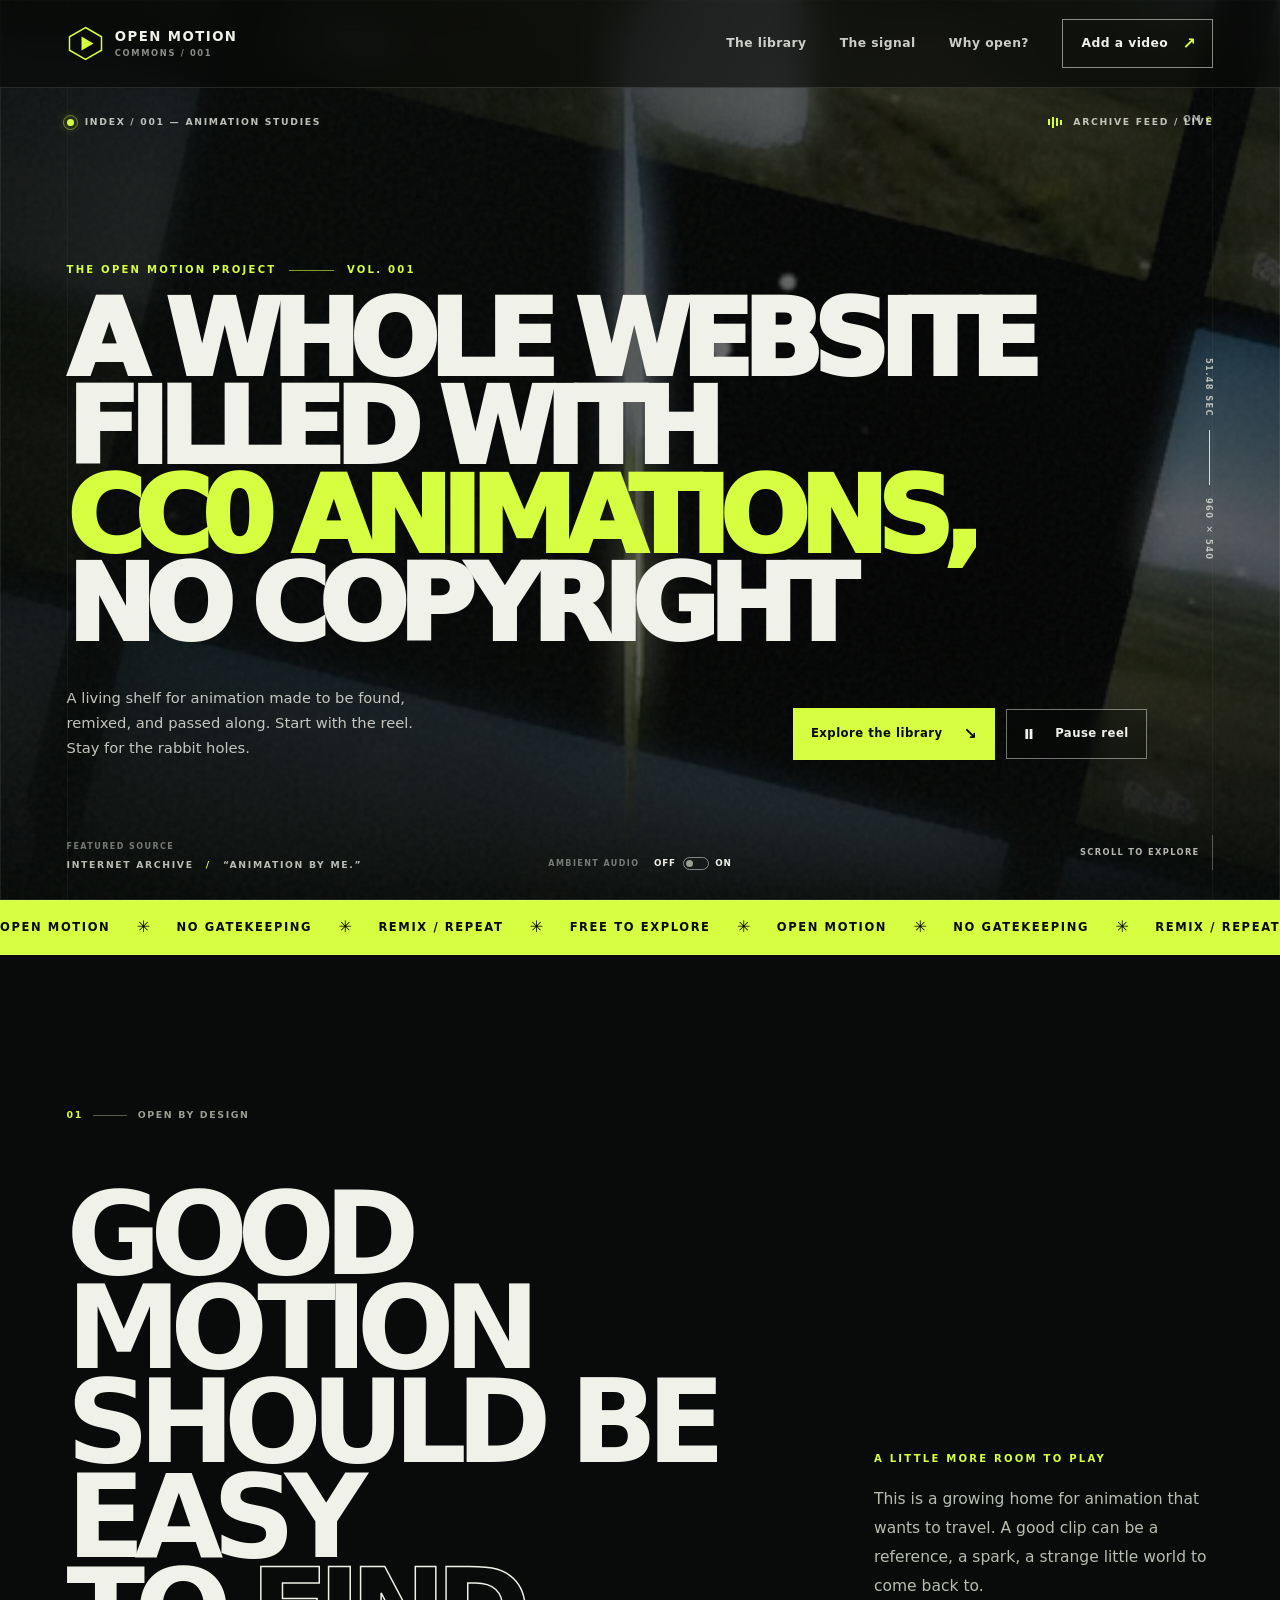
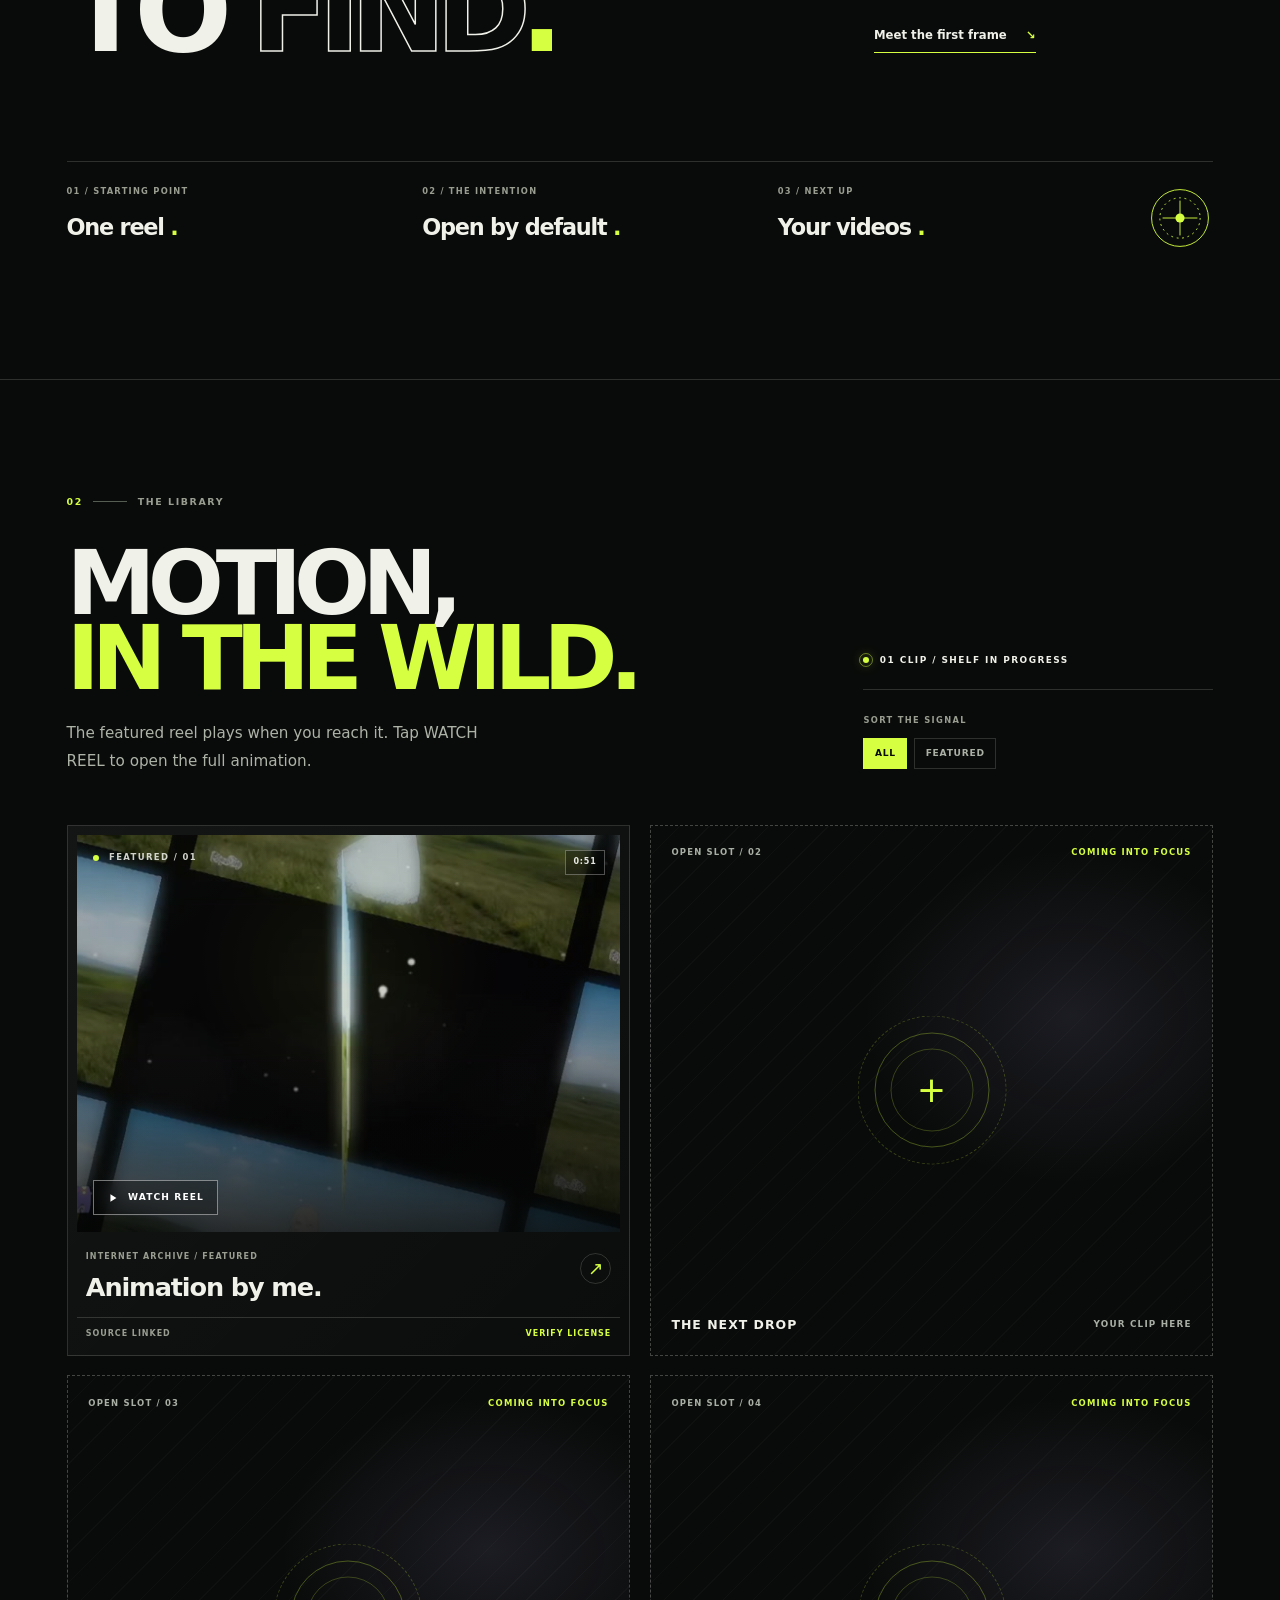
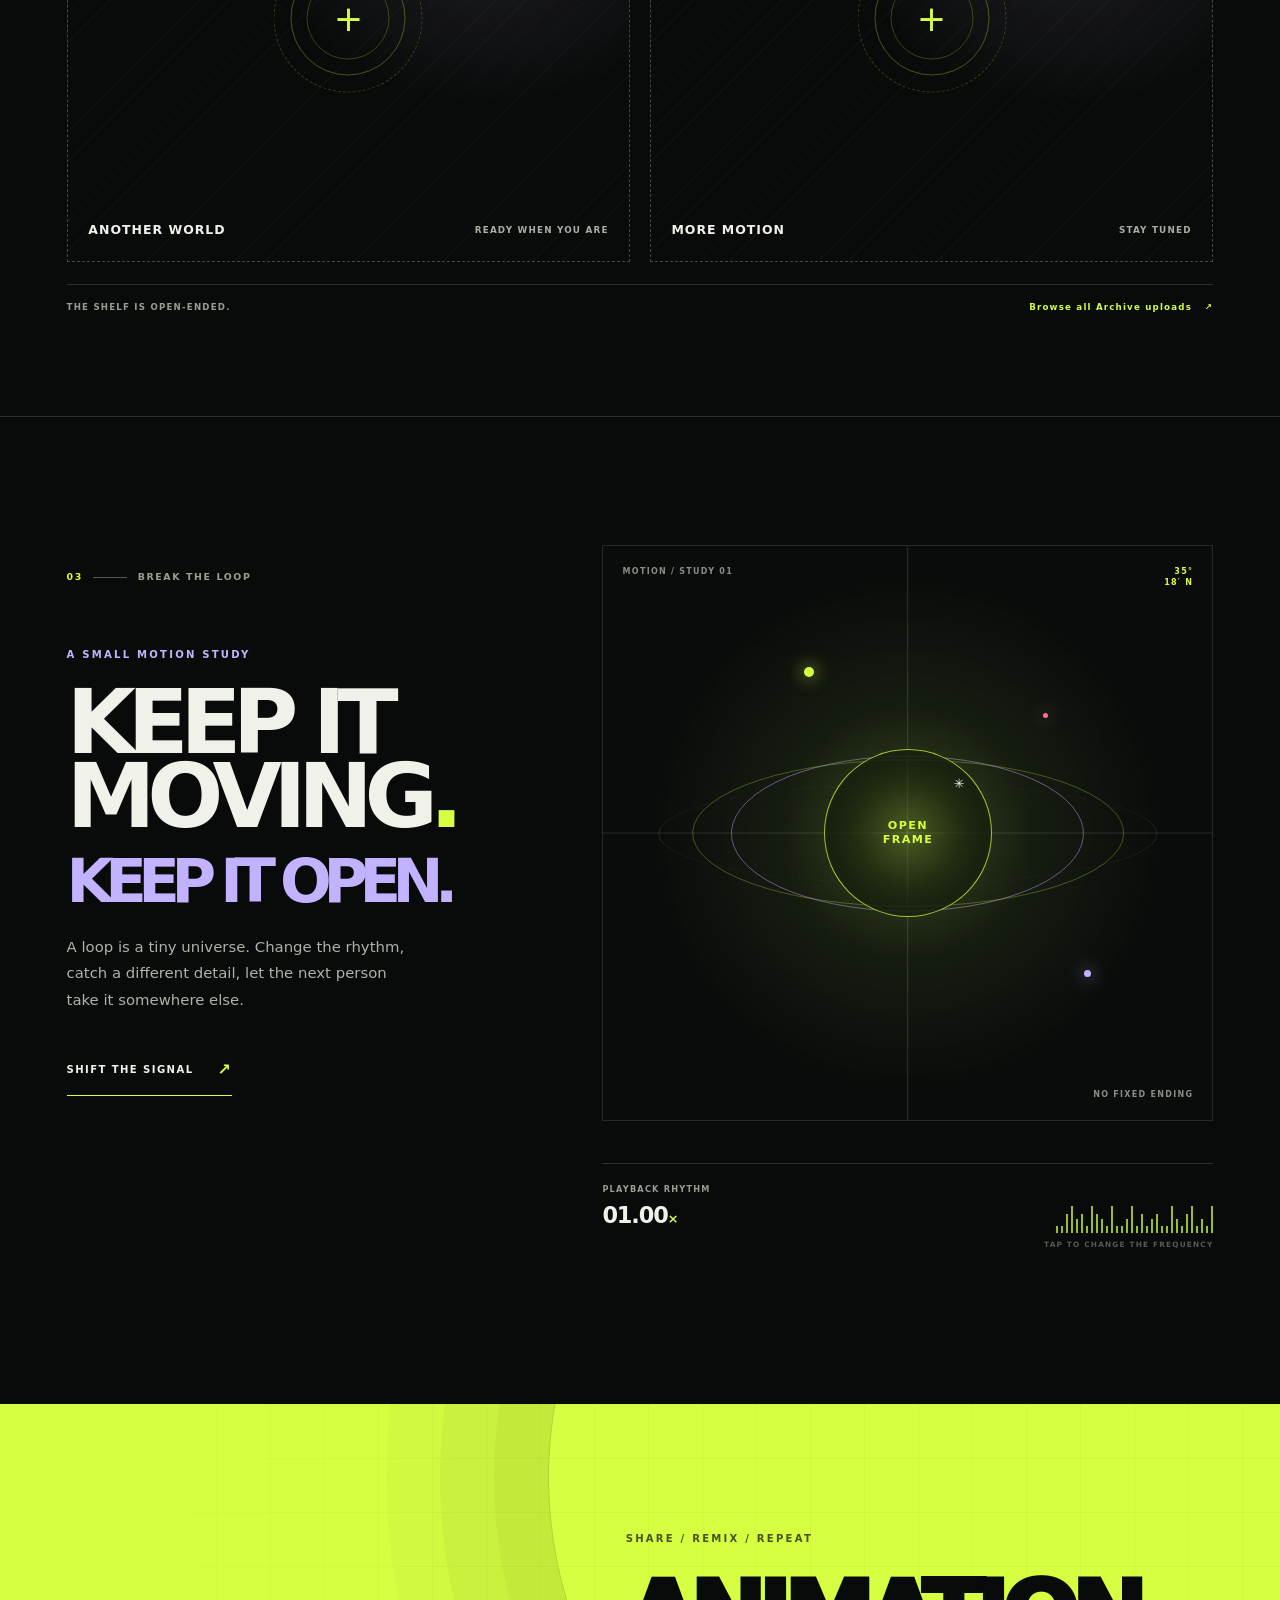
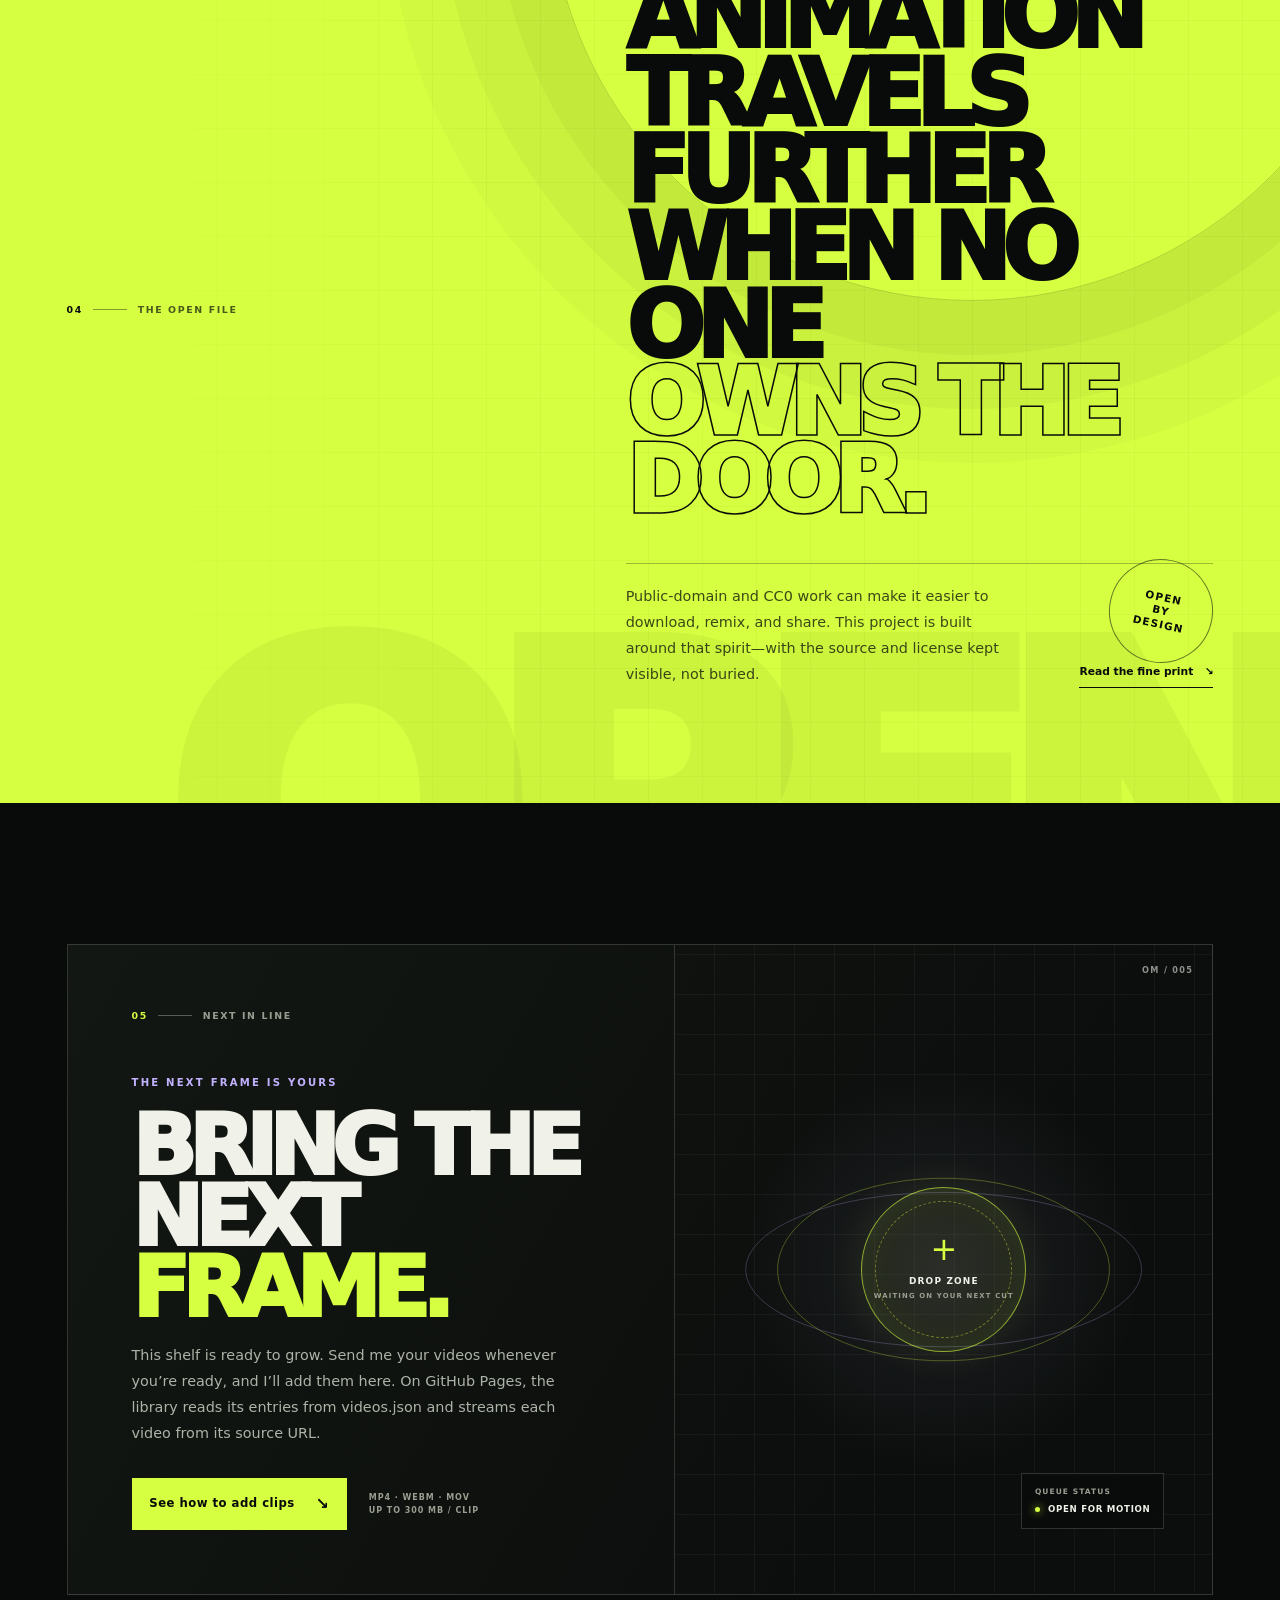
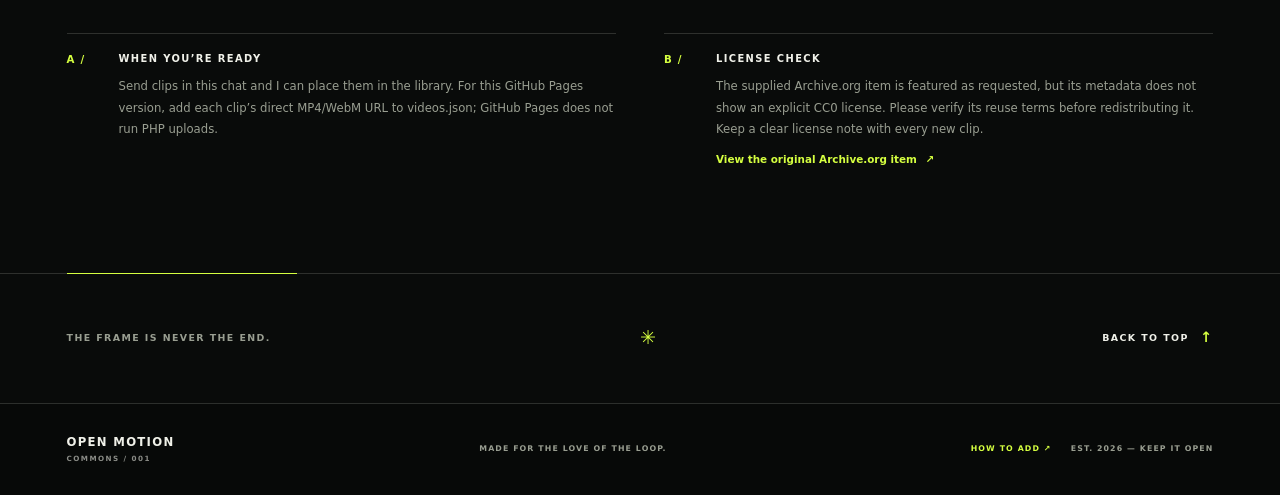
<file: index.html>
<!doctype html>
<html lang="en" class="no-js">
<head>
  <meta charset="utf-8">
  <meta name="viewport" content="width=device-width, initial-scale=1">
  <meta name="theme-color" content="#090b0a">
  <meta name="description" content="An open, growing home for animation. Explore the featured Archive.org reel and make room for the next frame.">
  <title>A WHOLE WEBSITE FILLED WITH CC0 ANIMATIONS, NO COPYRIGHT — Open Motion</title>
  <link rel="preload" href="site.css" as="style">
  <link rel="stylesheet" href="site.css">
</head>
<body>
  <a class="skip-link" href="#main">Skip to content</a>
  <div class="cursor-glow" id="cursorGlow" aria-hidden="true"></div>

  <header class="site-header" id="top">
    <a class="brand" href="#top" aria-label="Open Motion home">
      <span class="brand-mark" aria-hidden="true">
        <svg viewBox="0 0 40 40" fill="none"><path d="M20 2.7 37.3 12.7v14.6L20 37.3 2.7 27.3V12.7L20 2.7Z" stroke="currentColor" stroke-width="1.6"/><path d="m15.7 12.4 13 7.6-13 7.6V12.4Z" fill="currentColor"/></svg>
      </span>
      <span class="brand-type">OPEN MOTION<span>COMMONS / 001</span></span>
    </a>

    <button class="menu-toggle" id="menuToggle" aria-label="Open navigation" aria-expanded="false" aria-controls="mainNav">
      <span></span><span></span>
    </button>

    <nav class="main-nav" id="mainNav" aria-label="Main navigation">
      <a href="library.html">The library</a>
      <a href="#signal">The signal</a>
      <a href="#license">Why open?</a>
      <a class="nav-cta" href="#contribute">Add a video <span aria-hidden="true">↗</span></a>
    </nav>
  </header>

  <main id="main">
    <section class="hero" id="home" aria-labelledby="heroTitle">
      <div class="hero-video-frame" aria-hidden="true">
        <video class="hero-video" id="heroVideo" autoplay muted loop playsinline preload="auto" poster="archive-still.jpg" tabindex="-1">
          <source src="https://archive.org/download/lv_0_20260905132546/lv_0_20260905132546.mp4" type="video/mp4">
        </video>
      </div>
      <div class="hero-grain" aria-hidden="true"></div>
      <div class="hero-grid" aria-hidden="true"></div>

      <div class="hero-inner">
        <div class="hero-topline">
          <span><i class="status-dot"></i> INDEX / 001 — ANIMATION STUDIES</span>
          <span class="hero-live"><i class="mini-eq" aria-hidden="true"><b></b><b></b><b></b><b></b></i><span id="heroStatus">ARCHIVE FEED / LIVE</span></span>
        </div>

        <div class="hero-copy">
          <p class="eyebrow hero-eyebrow"><span>THE OPEN MOTION PROJECT</span><span class="eyebrow-rule"></span><span>VOL. 001</span></p>
          <h1 id="heroTitle">A WHOLE WEBSITE<br>FILLED WITH<br><span class="hero-accent">CC0 ANIMATIONS,</span><br>NO COPYRIGHT</h1>
          <div class="hero-lower">
            <p class="hero-description">A living shelf for animation made to be found, remixed, and passed along. Start with the reel. Stay for the rabbit holes.</p>
            <div class="hero-actions">
              <a class="button button-lime" href="library.html">Explore the library <span aria-hidden="true">↘</span></a>
              <button class="button button-ghost" id="playToggle" type="button" aria-label="Pause background video"><span class="pause-glyph" aria-hidden="true">Ⅱ</span> Pause reel</button>
            </div>
          </div>
        </div>

        <div class="hero-side-label" aria-hidden="true"><span>51.48 SEC</span><span class="side-line"></span><span>960 × 540</span></div>

        <div class="hero-bottomline">
          <div class="hero-source"><span class="label-micro">FEATURED SOURCE</span><span>INTERNET ARCHIVE <span class="source-separator">/</span> “ANIMATION BY ME.”</span></div>
          <div class="hero-audio">
            <span class="label-micro">AMBIENT AUDIO</span>
            <button class="audio-toggle" id="audioToggle" type="button" aria-pressed="false" aria-label="Unmute background video">OFF <span class="audio-toggle-track"><i></i></span> ON</button>
          </div>
          <a class="scroll-cue" href="#about"><span>SCROLL TO EXPLORE</span><i aria-hidden="true"></i></a>
        </div>
      </div>
      <div class="hero-corner-mark" aria-hidden="true">OM<span>©</span></div>
    </section>

    <div class="ticker" aria-label="Open motion, no gatekeeping, remix and repeat">
      <div class="ticker-track">
        <span>OPEN MOTION</span><i>✳</i><span>NO GATEKEEPING</span><i>✳</i><span>REMIX / REPEAT</span><i>✳</i><span>FREE TO EXPLORE</span><i>✳</i><span>OPEN MOTION</span><i>✳</i><span>NO GATEKEEPING</span><i>✳</i><span>REMIX / REPEAT</span><i>✳</i><span>FREE TO EXPLORE</span><i>✳</i>
      </div>
    </div>

    <section class="intro section-shell" id="about">
      <div class="section-index" data-reveal><span>01</span><i></i><span>OPEN BY DESIGN</span></div>
      <div class="intro-grid">
        <h2 class="display-statement" data-reveal>GOOD MOTION<br>SHOULD BE EASY<br>TO <span class="text-outline">FIND</span><span class="lime-period">.</span></h2>
        <div class="intro-aside" data-reveal>
          <p class="eyebrow">A LITTLE MORE ROOM TO PLAY</p>
          <p>This is a growing home for animation that wants to travel. A good clip can be a reference, a spark, a strange little world to come back to.</p>
          <a class="text-link" href="#library">Meet the first frame <span aria-hidden="true">↘</span></a>
        </div>
      </div>
      <div class="intro-stats" data-reveal>
        <div class="stat"><span>01 / STARTING POINT</span><strong>One reel<span> .</span></strong></div>
        <div class="stat"><span>02 / THE INTENTION</span><strong>Open by default<span> .</span></strong></div>
        <div class="stat"><span>03 / NEXT UP</span><strong>Your videos<span> .</span></strong></div>
        <div class="stat-mark" aria-hidden="true"><svg viewBox="0 0 72 72" fill="none"><circle cx="36" cy="36" r="31" stroke="currentColor"/><circle cx="36" cy="36" r="22" stroke="currentColor" stroke-dasharray="2 4"/><path d="M36 17v38M17 36h38" stroke="currentColor"/><circle cx="36" cy="36" r="5" fill="currentColor"/></svg></div>
      </div>
    </section>

    <section class="library section-shell" id="library">
      <div class="library-heading">
        <div class="library-title-wrap" data-reveal>
          <div class="section-index"><span>02</span><i></i><span>THE LIBRARY</span></div>
          <h2 class="section-title">MOTION,<br><span>IN THE WILD.</span></h2>
          <p class="section-intro">The featured reel plays when you reach it. Tap WATCH REEL to open the full animation.</p>
        </div>
        <div class="library-tools" data-reveal>
          <div class="library-count"><i class="status-dot"></i><span id="libraryCount">LOADING THE SHELF…</span></div>
          <p class="filter-label">SORT THE SIGNAL</p>
          <div class="filter-list" id="filterList" role="group" aria-label="Filter videos"></div>
        </div>
      </div>

      <div class="video-grid" id="videoGrid" aria-live="polite" aria-busy="true">
        <div class="loading-card"><span class="loading-spinner" aria-hidden="true"></span><span>LOADING MOTION…</span></div>
      </div>

      <div class="library-foot" data-reveal>
        <span>THE SHELF IS OPEN-ENDED.</span>
        <a href="library.html">Browse all Archive uploads <span aria-hidden="true">↗</span></a>
      </div>
    </section>

    <section class="signal section-shell" id="signal">
      <div class="signal-copy" data-reveal>
        <div class="section-index"><span>03</span><i></i><span>BREAK THE LOOP</span></div>
        <p class="eyebrow signal-kicker">A SMALL MOTION STUDY</p>
        <h2 class="signal-title">KEEP IT<br>MOVING<span>.</span><br><em>KEEP IT OPEN.</em></h2>
        <p class="signal-description">A loop is a tiny universe. Change the rhythm, catch a different detail, let the next person take it somewhere else.</p>
        <button class="shift-button" id="signalShift" type="button">SHIFT THE SIGNAL <span aria-hidden="true">↗</span></button>
      </div>

      <div class="signal-art" id="signalArt" data-mode="0" data-reveal aria-label="An animated orbiting signal graphic">
        <div class="art-grid" aria-hidden="true"></div>
        <div class="orbit orbit-one" aria-hidden="true"></div>
        <div class="orbit orbit-two" aria-hidden="true"></div>
        <div class="orbit orbit-three" aria-hidden="true"></div>
        <div class="art-core"><span>OPEN<br>FRAME</span><i>✳</i></div>
        <div class="orbit-dot dot-one" aria-hidden="true"></div>
        <div class="orbit-dot dot-two" aria-hidden="true"></div>
        <div class="orbit-dot dot-three" aria-hidden="true"></div>
        <span class="art-label art-label-top">MOTION / STUDY 01</span>
        <span class="art-label art-label-bottom">NO FIXED ENDING</span>
        <span class="art-coordinate">35°<br>18′ N</span>
      </div>

      <div class="signal-meter" data-reveal>
        <div><span class="meter-label">PLAYBACK RHYTHM</span><strong id="signalRate">01.00<span>×</span></strong></div>
        <div class="meter-bars" aria-hidden="true"><i></i><i></i><i></i><i></i><i></i><i></i><i></i><i></i><i></i><i></i><i></i><i></i><i></i><i></i><i></i><i></i><i></i><i></i><i></i><i></i><i></i><i></i><i></i><i></i><i></i><i></i><i></i><i></i><i></i><i></i><i></i><i></i></div>
        <span class="meter-caption">TAP TO CHANGE THE FREQUENCY</span>
      </div>
    </section>

    <section class="manifesto" id="license">
      <div class="manifesto-grid" aria-hidden="true"></div>
      <div class="manifesto-ghost" aria-hidden="true">OPEN</div>
      <div class="manifesto-inner section-shell">
        <div class="section-index" data-reveal><span>04</span><i></i><span>THE OPEN FILE</span></div>
        <div class="manifesto-copy" data-reveal>
          <p class="eyebrow">SHARE / REMIX / REPEAT</p>
          <h2>ANIMATION<br>TRAVELS FURTHER<br>WHEN NO ONE<br><span>OWNS THE DOOR.</span></h2>
          <div class="manifesto-bottom">
            <p>Public-domain and CC0 work can make it easier to download, remix, and share. This project is built around that spirit—with the source and license kept visible, not buried.</p>
            <a href="#license-note" class="manifesto-link">Read the fine print <span aria-hidden="true">↘</span></a>
          </div>
        </div>
        <div class="manifesto-stamp" aria-hidden="true">OPEN<br>BY<br>DESIGN</div>
      </div>
    </section>

    <section class="contribute section-shell" id="contribute">
      <div class="contribute-panel">
        <div class="contribute-copy" data-reveal>
          <div class="section-index"><span>05</span><i></i><span>NEXT IN LINE</span></div>
          <p class="eyebrow">THE NEXT FRAME IS YOURS</p>
          <h2>BRING THE<br>NEXT <span>FRAME.</span></h2>
          <p class="contribute-description">This shelf is ready to grow. Send me your videos whenever you’re ready, and I’ll add them here. On GitHub Pages, the library reads its entries from videos.json and streams each video from its source URL.</p>
          <div class="contribute-actions">
            <a href="#upload-help" class="button button-lime">See how to add clips <span aria-hidden="true">↘</span></a>
            <span class="supported-formats">MP4 · WEBM · MOV<br>UP TO 300 MB / CLIP</span>
          </div>
        </div>
        <div class="contribute-visual" data-reveal aria-hidden="true">
          <div class="drop-orbit drop-orbit-a"></div><div class="drop-orbit drop-orbit-b"></div>
          <div class="drop-target"><span class="drop-plus">+</span><span class="drop-target-caption">DROP ZONE<br><small>WAITING ON YOUR NEXT CUT</small></span></div>
          <div class="queue-tag"><span>QUEUE STATUS</span><strong><i></i> OPEN FOR MOTION</strong></div>
          <div class="contribute-serial">OM / 005</div>
        </div>
      </div>

      <div class="contribute-notes">
        <div class="upload-help" id="upload-help" data-reveal>
          <span class="note-number">A /</span>
          <div><h3>WHEN YOU’RE READY</h3><p>Send clips in this chat and I can place them in the library. For this GitHub Pages version, add each clip’s direct MP4/WebM URL to videos.json; GitHub Pages does not run PHP uploads.</p></div>
        </div>
        <div class="license-note" id="license-note" data-reveal>
          <span class="note-number">B /</span>
          <div><h3>LICENSE CHECK</h3><p>The supplied Archive.org item is featured as requested, but its metadata does not show an explicit CC0 license. Please verify its reuse terms before redistributing it. Keep a clear license note with every new clip.</p><a href="https://archive.org/details/lv_0_20260905132546" target="_blank" rel="noopener noreferrer">View the original Archive.org item <span aria-hidden="true">↗</span></a></div>
        </div>
      </div>
    </section>

    <section class="closing section-shell" aria-label="End of page">
      <div class="closing-rule"></div>
      <p>THE FRAME IS NEVER THE END.</p>
      <a class="back-top" href="#top">BACK TO TOP <span aria-hidden="true">↑</span></a>
      <div class="closing-star" aria-hidden="true">✳</div>
    </section>
  </main>

  <footer class="site-footer">
    <a class="footer-brand" href="#top">OPEN MOTION<span>COMMONS / 001</span></a>
    <p>MADE FOR THE LOVE OF THE LOOP.</p>
    <a href="#upload-help" class="footer-admin">HOW TO ADD ↗</a>
    <span class="footer-year">EST. 2026 — KEEP IT OPEN</span>
  </footer>

  <dialog class="video-dialog" id="videoDialog" aria-labelledby="dialogTitle">
    <div class="dialog-shell">
      <div class="dialog-top"><span class="dialog-kicker">OPEN MOTION / FULL REEL</span><button class="dialog-close" id="dialogClose" type="button" aria-label="Close video">CLOSE <span aria-hidden="true">×</span></button></div>
      <h2 id="dialogTitle">Featured animation</h2>
      <div class="dialog-player-wrap"><video id="dialogVideo" controls playsinline></video></div>
      <div class="dialog-foot"><span id="dialogMeta">SOURCE / INTERNET ARCHIVE</span><a id="dialogSource" href="https://archive.org/details/lv_0_20260905132546" target="_blank" rel="noopener noreferrer">OPEN ORIGINAL SOURCE ↗</a></div>
    </div>
  </dialog>

  <script src="site.js" defer></script>
</body>
</html>
</file>
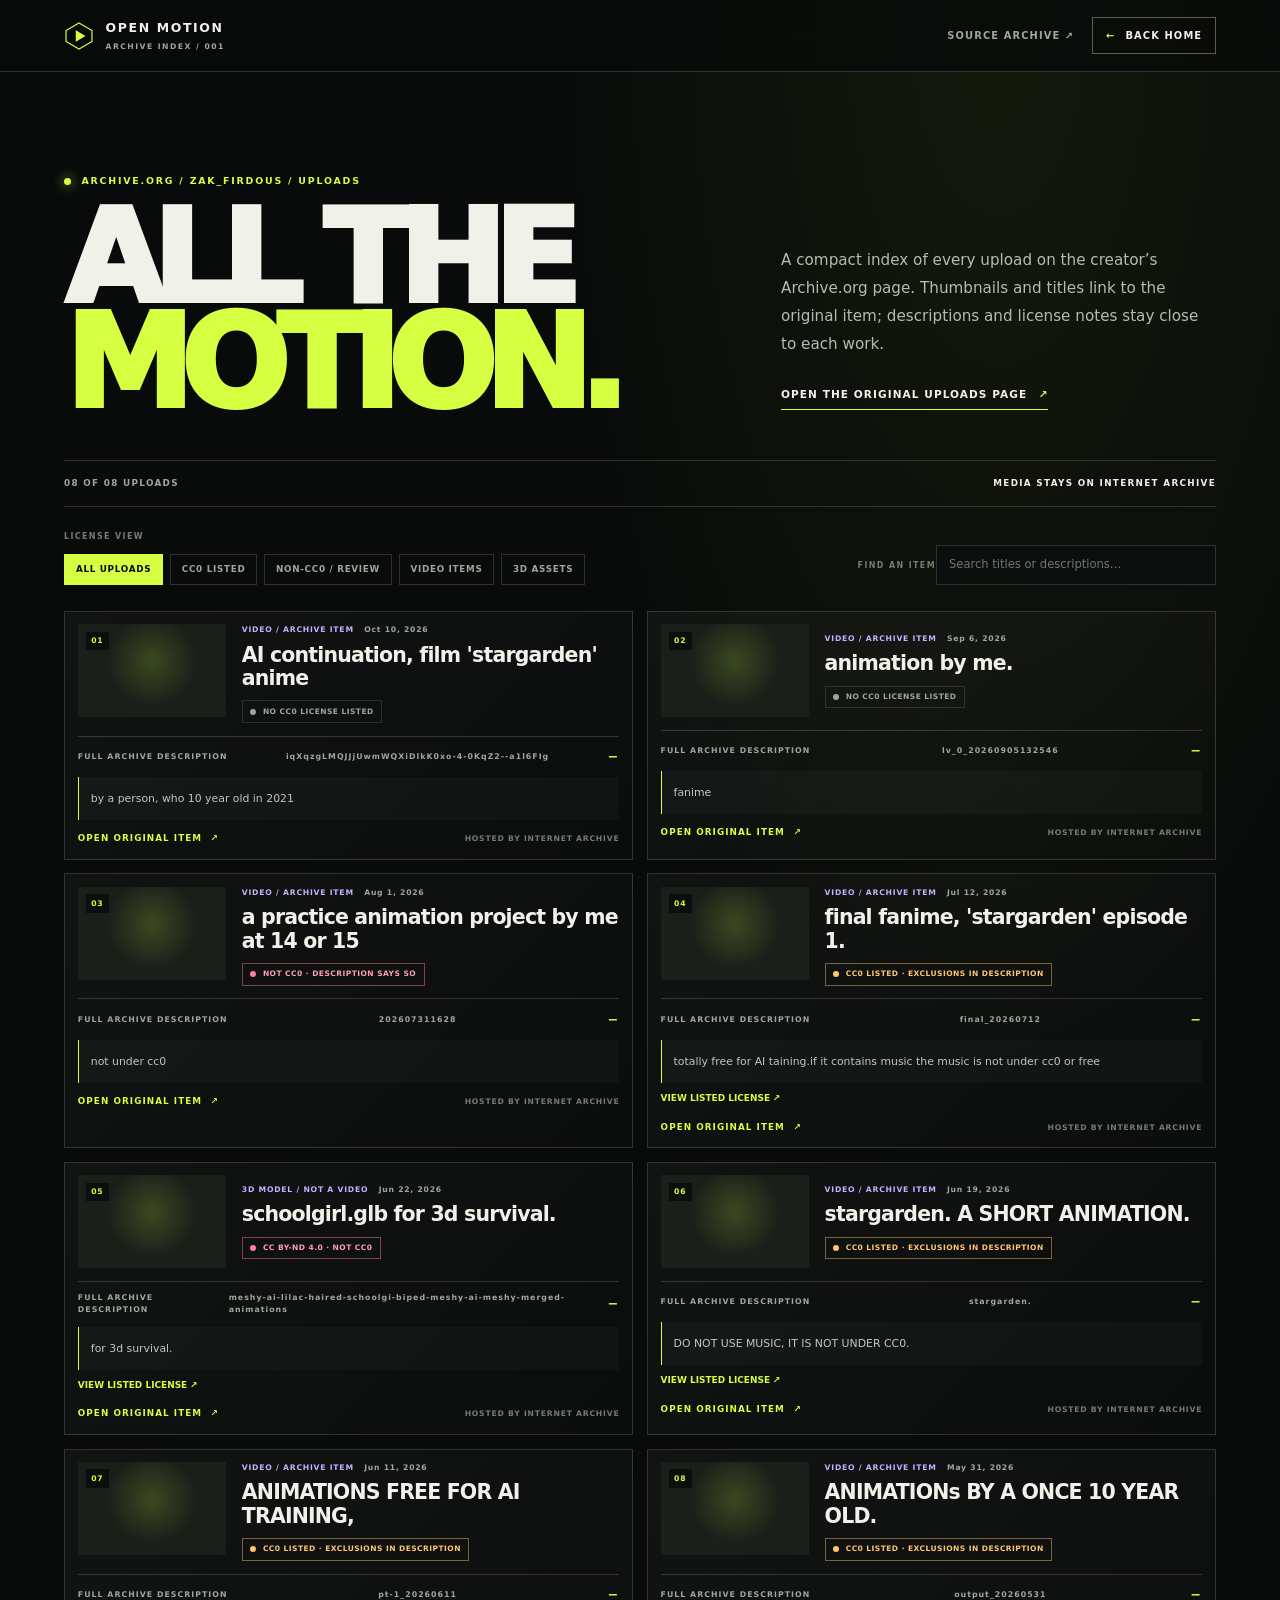
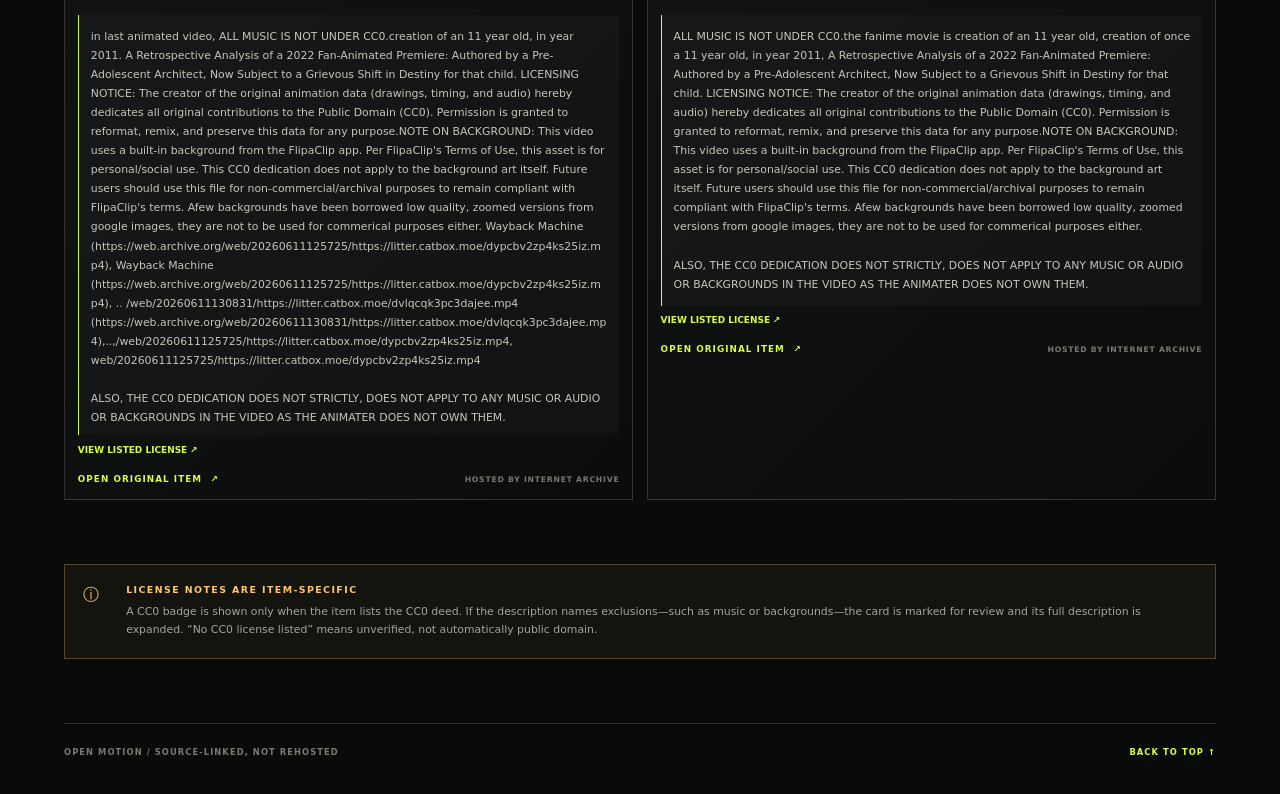
<file: library.html>
<!doctype html>
<html lang="en" class="no-js">
<head>
  <meta charset="utf-8">
  <meta name="viewport" content="width=device-width, initial-scale=1">
  <meta name="theme-color" content="#090b0a">
  <meta name="description" content="Browse every video and upload from the Open Motion creator's Internet Archive account, with titles and license descriptions.">
  <title>The Archive Library — Open Motion</title>
  <style>
    :root{color-scheme:dark;--bg:#090b0a;--panel:#121612;--panel2:#171d17;--text:#f0f1e9;--muted:#a0a69a;--dim:#747c70;--line:rgba(240,241,233,.16);--lime:#d5ff40;--pink:#ff809a;--amber:#ffc66e;--purple:#c3b2ff;--pad:clamp(1.1rem,5vw,5rem);--max:1440px}
    *{box-sizing:border-box}html{scroll-behavior:smooth;background:var(--bg)}body{margin:0;background:radial-gradient(ellipse at 78% 0%,rgba(213,255,64,.06),transparent 32%),var(--bg);color:var(--text);font:16px/1.55 Inter,ui-sans-serif,system-ui,-apple-system,"Segoe UI",sans-serif;overflow-x:hidden}a{color:inherit;text-decoration:none}button,input{font:inherit}::selection{background:var(--lime);color:var(--bg)}
    .page-head{position:sticky;top:0;z-index:10;display:flex;align-items:center;justify-content:space-between;gap:1rem;min-height:72px;padding:.85rem var(--pad);border-bottom:1px solid var(--line);background:rgba(9,11,10,.84);backdrop-filter:blur(16px)}
    .brand{display:flex;align-items:center;gap:.72rem;font-size:.78rem;font-weight:900;letter-spacing:.13em}.brand-mark{width:30px;height:30px;color:var(--lime)}.brand-mark svg{width:100%;height:100%}.brand small{display:block;margin-top:.27rem;color:var(--muted);font-size:.48rem;font-weight:700;letter-spacing:.19em}.head-links{display:flex;align-items:center;gap:1.1rem}.head-links a{color:var(--muted);font-size:.62rem;font-weight:800;letter-spacing:.11em}.head-links a:hover{color:var(--lime)}.home-link{display:inline-flex!important;align-items:center;gap:.65rem;padding:.62rem .8rem;border:1px solid rgba(240,241,233,.35);color:var(--text)!important}.home-link span{color:var(--lime)}
    main{width:min(100%,var(--max));margin:auto;padding:0 var(--pad)}.intro{display:grid;grid-template-columns:1.1fr .9fr;align-items:end;gap:2rem;padding:clamp(4rem,8vw,7.5rem) 0 2.7rem}.eyebrow{display:flex;align-items:center;gap:.65rem;margin:0 0 1.1rem;color:var(--lime);font-size:.59rem;font-weight:850;letter-spacing:.19em}.dot{position:relative;width:7px;height:7px;border-radius:50%;background:var(--lime);box-shadow:0 0 12px rgba(213,255,64,.8)}.intro h1{margin:0;font-size:clamp(4rem,10vw,9rem);font-weight:950;letter-spacing:-.095em;line-height:.82}.intro h1 span{color:var(--lime)}.intro-copy{max-width:435px;justify-self:end;padding-bottom:.4rem}.intro-copy p{margin:0 0 1.4rem;color:#b5bbaf;font-size:.95rem;line-height:1.85}.archive-link{display:inline-flex;align-items:center;gap:.7rem;padding-bottom:.45rem;border-bottom:1px solid var(--lime);color:var(--text);font-size:.66rem;font-weight:820;letter-spacing:.1em}.archive-link span{color:var(--lime)}
    .source-row{display:flex;align-items:center;justify-content:space-between;gap:1rem;padding:1rem 0;border-top:1px solid var(--line);border-bottom:1px solid var(--line);color:var(--muted);font-size:.55rem;font-weight:800;letter-spacing:.15em}.source-row strong{color:var(--text)}
    .control-panel{display:grid;grid-template-columns:1fr auto;align-items:end;gap:1.25rem;padding:1.5rem 0 0}.control-label{margin:0 0 .65rem;color:var(--dim);font-size:.5rem;font-weight:850;letter-spacing:.17em}.filters{display:flex;flex-wrap:wrap;gap:.42rem}.filter-btn{padding:.48rem .68rem;border:1px solid var(--line);background:transparent;color:var(--muted);font-size:.55rem;font-weight:800;letter-spacing:.08em;cursor:pointer;transition:background .2s,border-color .2s,color .2s}.filter-btn:hover,.filter-btn.active{border-color:var(--lime);background:var(--lime);color:var(--bg)}.search{width:min(280px,38vw);padding:.64rem .75rem;border:1px solid var(--line);outline:none;background:#0b0e0c;color:var(--text);font-size:.72rem}.search:focus{border-color:var(--lime)}.search::placeholder{color:#71786e}
    .archive-grid{display:grid;grid-template-columns:repeat(2,minmax(0,1fr));gap:.85rem;margin:1.6rem 0 4rem}.archive-card{min-width:0;overflow:hidden;border:1px solid var(--line);background:linear-gradient(135deg,rgba(255,255,255,.035),rgba(255,255,255,.008));transition:border-color .25s,transform .3s}.archive-card:hover{border-color:rgba(213,255,64,.55);transform:translateY(-3px)}.card-head{display:grid;grid-template-columns:148px minmax(0,1fr);gap:1rem;padding:.8rem}.thumb{position:relative;display:block;overflow:hidden;aspect-ratio:16/10;background:radial-gradient(circle at 50% 40%,rgba(213,255,64,.18),transparent 48%),#1a2019}.thumb img{display:block;width:100%;height:100%;object-fit:cover;transition:transform .5s,opacity .4s}.archive-card:hover .thumb img{transform:scale(1.045)}.thumb-index{position:absolute;top:.45rem;left:.5rem;padding:.2rem .34rem;background:rgba(7,9,8,.78);color:var(--lime);font-size:.48rem;font-weight:850;letter-spacing:.1em}.card-heading{display:flex;min-width:0;flex-direction:column;align-items:flex-start;justify-content:center}.card-meta{display:flex;flex-wrap:wrap;align-items:center;gap:.45rem .65rem;margin-bottom:.45rem;color:var(--muted);font-size:.48rem;font-weight:800;letter-spacing:.1em}.kind{color:var(--purple)}.card-heading h2{margin:0 0 .6rem;font-size:clamp(1rem,1.6vw,1.34rem);font-weight:780;letter-spacing:-.04em;line-height:1.15}.card-heading h2 a:hover{color:var(--lime)}.license-badge{display:inline-flex;align-items:center;gap:.42rem;max-width:100%;padding:.33rem .46rem;border:1px solid rgba(255,255,255,.13);color:var(--muted);font-size:.47rem;font-weight:840;letter-spacing:.06em;line-height:1.35}.license-badge::before{width:6px;height:6px;flex:0 0 6px;border-radius:50%;background:var(--muted);content:""}.license-badge.cc0{border-color:rgba(213,255,64,.38);color:var(--lime)}.license-badge.cc0::before{background:var(--lime)}.license-badge.caution{border-color:rgba(255,198,110,.45);color:var(--amber)}.license-badge.caution::before{background:var(--amber)}.license-badge.noncc0{border-color:rgba(255,128,154,.46);color:#ff9eb2}.license-badge.noncc0::before{background:var(--pink)}
    .card-bottom{padding:0 .8rem .8rem}.desc{border-top:1px solid var(--line);padding-top:.65rem}.desc summary{display:flex;align-items:center;justify-content:space-between;gap:.75rem;color:var(--muted);font-size:.49rem;font-weight:840;letter-spacing:.13em;cursor:pointer;list-style:none}.desc summary::-webkit-details-marker{display:none}.desc summary::after{color:var(--lime);font-size:.8rem;content:"+"}.desc[open] summary::after{content:"−"}.desc-text{max-height:420px;overflow:auto;margin:.65rem 0 0;padding:.75rem;border-left:1px solid var(--lime);background:rgba(255,255,255,.025);color:#c2c7bb;font-size:.68rem;line-height:1.75;white-space:pre-wrap;overflow-wrap:anywhere}.desc-text:empty::before{color:var(--dim);font-style:italic;content:"No description was supplied for this item."}.license-source{display:inline-block;margin:.55rem 0 0;color:var(--lime);font-size:.56rem;font-weight:760}.card-actions{display:flex;align-items:center;justify-content:space-between;gap:.6rem;margin-top:.75rem}.item-link{display:inline-flex;align-items:center;gap:.55rem;color:var(--lime);font-size:.55rem;font-weight:850;letter-spacing:.12em}.item-link:hover{color:#e9ffab}.action-note{color:var(--dim);font-size:.48rem;font-weight:750;letter-spacing:.1em}
    .notice{display:grid;grid-template-columns:30px 1fr;gap:.85rem;margin:0 0 4rem;padding:1.1rem;border:1px solid rgba(255,198,110,.28);background:rgba(255,198,110,.045)}.notice-icon{color:var(--amber);font-size:1rem}.notice h2{margin:0 0 .35rem;color:var(--amber);font-size:.59rem;font-weight:900;letter-spacing:.15em}.notice p{margin:0;color:var(--muted);font-size:.68rem;line-height:1.7}.page-footer{display:flex;align-items:center;justify-content:space-between;gap:1rem;padding:1.4rem 0 2.2rem;border-top:1px solid var(--line);color:var(--dim);font-size:.52rem;font-weight:780;letter-spacing:.13em}.page-footer a{color:var(--lime)}.loading,.error{grid-column:1/-1;display:flex;min-height:180px;align-items:center;justify-content:center;gap:.8rem;border:1px solid var(--line);color:var(--muted);font-size:.62rem;font-weight:800;letter-spacing:.15em}.spinner{width:17px;height:17px;border:1px solid var(--dim);border-top-color:var(--lime);border-radius:50%;animation:spin .8s linear infinite}@keyframes spin{to{transform:rotate(360deg)}}.empty{grid-column:1/-1;padding:2rem;border:1px dashed var(--line);color:var(--muted);text-align:center}
    @media(max-width:780px){.intro{grid-template-columns:1fr;gap:1.5rem}.intro-copy{justify-self:start}.control-panel{grid-template-columns:1fr}.search{width:100%}.archive-grid{grid-template-columns:1fr}.intro h1{font-size:clamp(4rem,15vw,7rem)}}
    @media(max-width:480px){.page-head{min-height:64px}.brand{font-size:.67rem}.head-links{gap:.4rem}.head-links>a:first-child{display:none}.home-link{padding:.53rem .62rem;font-size:.52rem!important}.intro{padding-top:3.5rem}.intro h1{font-size:clamp(3.3rem,16vw,5rem)}.card-head{grid-template-columns:112px minmax(0,1fr);gap:.75rem;padding:.65rem}.card-heading h2{font-size:1rem}.card-bottom{padding:0 .65rem .65rem}.archive-grid{gap:.65rem}.source-row{font-size:.47rem}}
    @media(prefers-reduced-motion:reduce){*,*::before,*::after{scroll-behavior:auto!important;animation-duration:.01ms!important;animation-iteration-count:1!important;transition-duration:.01ms!important}}
  </style>
</head>
<body>
  <header class="page-head">
    <a class="brand" href="index.html" aria-label="Open Motion home">
      <span class="brand-mark" aria-hidden="true"><svg viewBox="0 0 40 40" fill="none"><path d="M20 2.7 37.3 12.7v14.6L20 37.3 2.7 27.3V12.7L20 2.7Z" stroke="currentColor" stroke-width="1.6"/><path d="m15.7 12.4 13 7.6-13 7.6V12.4Z" fill="currentColor"/></svg></span>
      <span>OPEN MOTION<small>ARCHIVE INDEX / 001</small></span>
    </a>
    <nav class="head-links" aria-label="Library navigation">
      <a href="https://archive.org/details/@zak_firdous/uploads" target="_blank" rel="noopener noreferrer">SOURCE ARCHIVE ↗</a>
      <a class="home-link" href="index.html"><span>←</span> BACK HOME</a>
    </nav>
  </header>

  <main>
    <section class="intro">
      <div>
        <p class="eyebrow"><i class="dot"></i> ARCHIVE.ORG / ZAK_FIRDOUS / UPLOADS</p>
        <h1>ALL THE<br><span>MOTION.</span></h1>
      </div>
      <div class="intro-copy">
        <p>A compact index of every upload on the creator’s Archive.org page. Thumbnails and titles link to the original item; descriptions and license notes stay close to each work.</p>
        <a class="archive-link" href="https://archive.org/details/@zak_firdous/uploads" target="_blank" rel="noopener noreferrer">OPEN THE ORIGINAL UPLOADS PAGE <span>↗</span></a>
      </div>
    </section>

    <div class="source-row"><span id="itemCount">CHECKING THE ARCHIVE…</span><strong>MEDIA STAYS ON INTERNET ARCHIVE</strong></div>

    <section class="control-panel" aria-label="Filter archive uploads">
      <div><p class="control-label">LICENSE VIEW</p><div class="filters" id="filters" role="group" aria-label="Filter by license status"></div></div>
      <div><label class="control-label" for="searchBox">FIND AN ITEM</label><input class="search" id="searchBox" type="search" placeholder="Search titles or descriptions…"></div>
    </section>

    <section class="archive-grid" id="archiveGrid" aria-live="polite" aria-busy="true"><div class="loading"><i class="spinner" aria-hidden="true"></i> FETCHING ARCHIVE UPLOADS…</div></section>

    <aside class="notice"><span class="notice-icon" aria-hidden="true">ⓘ</span><div><h2>LICENSE NOTES ARE ITEM-SPECIFIC</h2><p>A CC0 badge is shown only when the item lists the CC0 deed. If the description names exclusions—such as music or backgrounds—the card is marked for review and its full description is expanded. “No CC0 license listed” means unverified, not automatically public domain.</p></div></aside>

    <footer class="page-footer"><span>OPEN MOTION / SOURCE-LINKED, NOT REHOSTED</span><a href="#top" onclick="window.scrollTo({top:0,behavior:'smooth'});return false">BACK TO TOP ↑</a></footer>
  </main>
  <script src="library.js" defer></script>
</body>
</html>
</file>
<file: site.css>
:root {
  color-scheme: dark;
  --ink: #090b0a;
  --ink-soft: #101310;
  --panel: #141814;
  --paper: #f0f1e9;
  --muted: #999e91;
  --muted-dark: #555c51;
  --lime: #d5ff40;
  --lime-deep: #a8d51d;
  --lavender: #c3b2ff;
  --pink: #ff6f91;
  --line: rgba(237, 241, 227, .16);
  --line-bright: rgba(237, 241, 227, .3);
  --page-pad: clamp(1.2rem, 5.2vw, 5.6rem);
  --content: 1440px;
  --ease: cubic-bezier(.22, .68, 0, 1);
}

* { box-sizing: border-box; }
html { scroll-behavior: smooth; scroll-padding-top: 88px; background: var(--ink); }
body { margin: 0; background: var(--ink); color: var(--paper); font-family: Inter, ui-sans-serif, system-ui, -apple-system, BlinkMacSystemFont, "Segoe UI", sans-serif; font-size: 16px; line-height: 1.5; overflow-x: hidden; }
button, a { color: inherit; font: inherit; }
button { cursor: pointer; }
a { text-decoration: none; }
::selection { color: var(--ink); background: var(--lime); }

.skip-link { position: fixed; z-index: 1000; top: .5rem; left: .5rem; transform: translateY(-160%); padding: .8rem 1rem; color: var(--ink); background: var(--lime); font-weight: 800; }
.skip-link:focus { transform: translateY(0); }
.cursor-glow { position: fixed; z-index: 5; width: 270px; height: 270px; left: 0; top: 0; border-radius: 50%; pointer-events: none; opacity: 0; background: radial-gradient(circle, rgba(213,255,64,.075), transparent 68%); transform: translate(-50%, -50%); transition: opacity .35s ease; }

.site-header { position: fixed; z-index: 30; inset: 0 0 auto; display: flex; align-items: center; justify-content: space-between; height: 88px; padding: 0 var(--page-pad); border-bottom: 1px solid rgba(255,255,255,.12); background: rgba(8,10,9,.63); backdrop-filter: blur(16px); }
.brand { display: inline-flex; align-items: center; gap: .7rem; color: var(--paper); }
.brand-mark { display: grid; place-items: center; width: 37px; height: 37px; color: var(--lime); transition: transform .55s var(--ease); }
.brand:hover .brand-mark { transform: rotate(90deg); }
.brand-mark svg { width: 100%; height: 100%; }
.brand-type, .footer-brand { display: grid; font-size: .83rem; line-height: 1; font-weight: 850; letter-spacing: .11em; }
.brand-type span, .footer-brand span { margin-top: .38rem; color: rgba(240,241,233,.57); font-size: .52rem; font-weight: 650; letter-spacing: .2em; }
.main-nav { display: flex; align-items: center; gap: clamp(1.1rem, 2.6vw, 2.6rem); color: rgba(240,241,233,.84); font-size: .77rem; font-weight: 650; letter-spacing: .035em; }
.main-nav a { position: relative; transition: color .2s ease; }
.main-nav a:not(.nav-cta)::after { position: absolute; right: 100%; bottom: -.42rem; left: 0; height: 1px; background: var(--lime); content: ""; transition: right .35s var(--ease); }
.main-nav a:not(.nav-cta):hover { color: var(--lime); }
.main-nav a:not(.nav-cta):hover::after { right: 0; }
.main-nav .nav-cta { display: inline-flex; align-items: center; gap: .9rem; padding: .72rem 1rem .72rem 1.15rem; border: 1px solid rgba(240,241,233,.55); color: var(--paper); transition: background .25s, border-color .25s, color .25s; }
.nav-cta span { color: var(--lime); font-size: 1rem; transition: transform .25s; }
.nav-cta:hover { border-color: var(--lime); background: var(--lime); color: var(--ink); }
.nav-cta:hover span { color: var(--ink); transform: translate(2px,-2px); }
.menu-toggle { display: none; }

.hero { position: relative; display: flex; min-height: max(720px, 100svh); width: 100%; align-items: stretch; overflow: hidden; isolation: isolate; background: #111611; }
.hero-video-frame, .hero-video { position: absolute; inset: 0; width: 100%; height: 100%; }
.hero-video-frame { z-index: -4; overflow: hidden; background: #151d16 url("archive-still.jpg") center 44% / cover no-repeat; }
.hero-video { object-fit: cover; object-position: center 46%; transform: scale(1.035); filter: saturate(.82) contrast(1.06) brightness(.78); transition: transform 1.2s var(--ease), filter 1.2s var(--ease); }
.hero:hover .hero-video { transform: scale(1.055); filter: saturate(.95) contrast(1.06) brightness(.82); }
.hero::before { position: absolute; z-index: -2; inset: 0; background: linear-gradient(90deg, rgba(5,8,6,.89) 0%, rgba(5,8,6,.67) 39%, rgba(5,8,6,.23) 72%, rgba(5,8,6,.47) 100%), linear-gradient(0deg, rgba(5,8,6,.95) 0%, transparent 31%, rgba(5,8,6,.32) 100%); content: ""; }
.hero::after { position: absolute; z-index: -1; inset: 0; border: 1px solid rgba(240,241,233,.08); pointer-events: none; content: ""; }
.hero-grain { position: absolute; z-index: -1; inset: 0; pointer-events: none; opacity: .11; background-image: url("data:image/svg+xml,%3Csvg viewBox='0 0 180 180' xmlns='http://www.w3.org/2000/svg'%3E%3Cfilter id='n'%3E%3CfeTurbulence type='fractalNoise' baseFrequency='.86' numOctaves='3' stitchTiles='stitch'/%3E%3C/filter%3E%3Crect width='100%25' height='100%25' filter='url(%23n)' opacity='.46'/%3E%3C/svg%3E"); mix-blend-mode: screen; }
.hero-grid { position: absolute; z-index: -1; inset: 0 var(--page-pad); opacity: .16; pointer-events: none; border-right: 1px solid rgba(255,255,255,.23); border-left: 1px solid rgba(255,255,255,.23); background: linear-gradient(90deg, transparent calc(25% - .5px), rgba(255,255,255,.16) 25%, transparent calc(25% + .5px), transparent calc(50% - .5px), rgba(255,255,255,.16) 50%, transparent calc(50% + .5px), transparent calc(75% - .5px), rgba(255,255,255,.16) 75%, transparent calc(75% + .5px)); }
.hero-inner { position: relative; z-index: 1; display: flex; width: 100%; max-width: var(--content); min-height: inherit; flex-direction: column; justify-content: space-between; margin: 0 auto; padding: 116px var(--page-pad) 30px; }
.hero-topline, .hero-bottomline { display: flex; align-items: center; justify-content: space-between; gap: 1rem; font-size: .58rem; line-height: 1.2; font-weight: 750; letter-spacing: .18em; }
.hero-topline { color: rgba(240,241,233,.78); }
.hero-topline > span, .hero-live { display: inline-flex; align-items: center; gap: .7rem; }
.status-dot { position: relative; display: inline-block; width: 7px; height: 7px; flex: 0 0 7px; border-radius: 50%; background: var(--lime); box-shadow: 0 0 12px rgba(213,255,64,.65); }
.status-dot::after { position: absolute; inset: -4px; border: 1px solid rgba(213,255,64,.45); border-radius: 50%; animation: pulse-ring 2.1s ease-out infinite; content: ""; }
.mini-eq { display: inline-flex; align-items: center; gap: 2px; height: 12px; }
.mini-eq b { width: 2px; height: 6px; background: var(--lime); animation: eq .85s ease-in-out infinite alternate; }
.mini-eq b:nth-child(2) { animation-delay: -.28s; height: 11px; }
.mini-eq b:nth-child(3) { animation-delay: -.52s; height: 8px; }
.mini-eq b:nth-child(4) { animation-delay: -.12s; height: 5px; }
.hero-copy { width: min(100%, 1080px); margin-top: clamp(3rem, 7vh, 6rem); margin-bottom: auto; padding: clamp(3.3rem, 8vh, 7rem) 0 clamp(3.7rem, 8vh, 6.5rem); }
.eyebrow { margin: 0; color: var(--muted); font-size: .63rem; font-weight: 780; letter-spacing: .22em; line-height: 1.4; }
.hero-eyebrow { display: flex; align-items: center; gap: .8rem; margin-bottom: 1.2rem; color: var(--lime); }
.eyebrow-rule { display: inline-block; width: 45px; height: 1px; background: rgba(213,255,64,.6); }
.hero h1 { max-width: 1100px; margin: 0; font-size: clamp(3.05rem, 8.2vw, 8.45rem); font-weight: 910; letter-spacing: -.093em; line-height: .84; text-wrap: balance; }
.hero h1 .hero-accent { color: var(--lime); }
.hero-lower { display: flex; align-items: flex-end; justify-content: space-between; gap: 2rem; margin-top: clamp(1.8rem, 4vh, 3.4rem); }
.hero-description { max-width: 380px; margin: 0; color: rgba(240,241,233,.8); font-size: clamp(.9rem, 1.15vw, 1.05rem); line-height: 1.7; }
.hero-actions { display: flex; align-items: center; gap: .7rem; }
.button { display: inline-flex; min-height: 48px; align-items: center; justify-content: center; gap: 1.3rem; padding: .8rem 1.05rem; border: 1px solid transparent; font-size: .73rem; font-weight: 800; letter-spacing: .04em; transition: transform .22s var(--ease), color .22s, background .22s, border-color .22s; }
.button:hover { transform: translateY(-3px); }
.button span { font-size: 1rem; }
.button-lime { background: var(--lime); color: var(--ink); }
.button-lime:hover { background: #e3ff7f; }
.button-ghost { border-color: rgba(240,241,233,.47); background: rgba(8,10,8,.24); color: var(--paper); backdrop-filter: blur(7px); }
.button-ghost:hover { border-color: var(--lime); color: var(--lime); }
.pause-glyph { font-size: .93rem !important; }
.hero-side-label { position: absolute; top: 51%; right: calc(var(--page-pad) - 2px); display: flex; align-items: center; gap: .8rem; color: rgba(240,241,233,.71); font-size: .52rem; font-weight: 720; letter-spacing: .16em; writing-mode: vertical-rl; transform: translateY(-50%); }
.side-line { display: inline-block; width: 1px; height: 55px; background: var(--lime); }
.hero-bottomline { display: grid; grid-template-columns: 1fr 1fr 1fr; align-items: end; color: rgba(240,241,233,.76); }
.hero-source { display: grid; gap: .43rem; }
.label-micro { color: rgba(240,241,233,.46); font-size: .5rem; letter-spacing: .18em; }
.source-separator { padding: 0 .45rem; color: var(--lime); }
.hero-audio { display: flex; align-items: center; justify-content: center; gap: .9rem; }
.audio-toggle { display: inline-flex; align-items: center; gap: .42rem; padding: 0; border: 0; background: none; color: var(--paper); font-size: .55rem; font-weight: 750; letter-spacing: .09em; }
.audio-toggle-track { position: relative; width: 26px; height: 13px; border: 1px solid rgba(240,241,233,.5); border-radius: 15px; }
.audio-toggle-track i { position: absolute; top: 2px; left: 2px; width: 7px; height: 7px; border-radius: 50%; background: var(--muted); transition: transform .25s var(--ease), background .25s; }
.audio-toggle[aria-pressed="true"] .audio-toggle-track i { background: var(--lime); transform: translateX(12px); }
.scroll-cue { display: inline-flex; align-items: center; justify-self: end; gap: .8rem; color: rgba(240,241,233,.74); font-size: .52rem; font-weight: 750; letter-spacing: .16em; }
.scroll-cue i { position: relative; display: block; width: 1px; height: 35px; overflow: hidden; background: rgba(240,241,233,.3); }
.scroll-cue i::after { position: absolute; top: -100%; left: 0; width: 1px; height: 100%; background: var(--lime); animation: scroll-line 1.8s ease-in-out infinite; content: ""; }
.hero-corner-mark { position: absolute; top: 112px; right: var(--page-pad); color: rgba(240,241,233,.62); font-size: .58rem; font-weight: 850; letter-spacing: .1em; }
.hero-corner-mark span { margin-left: 3px; color: var(--lime); font-size: .48rem; }

.ticker { overflow: hidden; border-top: 1px solid var(--line); border-bottom: 1px solid var(--line); background: var(--lime); color: var(--ink); }
.ticker-track { display: flex; width: max-content; align-items: center; gap: 1.65rem; padding: .9rem 0; animation: ticker-scroll 30s linear infinite; white-space: nowrap; }
.ticker-track span { font-size: .72rem; font-weight: 900; letter-spacing: .14em; }
.ticker-track i { font-size: 1rem; font-style: normal; }

.section-shell { width: min(100%, var(--content)); margin-inline: auto; padding-inline: var(--page-pad); }
.intro { padding-top: clamp(6rem, 12vw, 11.5rem); padding-bottom: clamp(6rem, 10vw, 10rem); }
.section-index { display: flex; align-items: center; gap: .65rem; color: var(--muted); font-size: .59rem; font-weight: 780; letter-spacing: .17em; }
.section-index > span:first-child { color: var(--lime); }
.section-index i { width: 34px; height: 1px; background: var(--muted-dark); }
.intro-grid { display: grid; grid-template-columns: minmax(0, 1.35fr) minmax(250px, .65fr); align-items: end; gap: clamp(2rem, 8vw, 9rem); margin-top: 4rem; }
.display-statement { margin: 0; font-size: clamp(3.8rem, 9vw, 9.5rem); font-weight: 900; letter-spacing: -.095em; line-height: .82; }
.text-outline { color: transparent; -webkit-text-stroke: 1.5px var(--paper); }
.lime-period { color: var(--lime); }
.intro-aside { max-width: 380px; padding-bottom: .35rem; }
.intro-aside .eyebrow { margin-bottom: 1.2rem; color: var(--lime); }
.intro-aside > p:not(.eyebrow) { margin: 0; color: #b7bdb0; font-size: .97rem; line-height: 1.85; }
.text-link { display: inline-flex; align-items: center; gap: 1.2rem; margin-top: 1.7rem; padding-bottom: .45rem; border-bottom: 1px solid var(--lime); color: var(--paper); font-size: .73rem; font-weight: 800; }
.text-link span { color: var(--lime); transition: transform .2s; }
.text-link:hover span { transform: translate(3px,3px); }
.intro-stats { display: grid; grid-template-columns: 1fr 1fr 1fr 80px; gap: 1.4rem; margin-top: clamp(4rem, 8vw, 8rem); padding-top: 1.4rem; border-top: 1px solid var(--line); }
.stat { display: grid; gap: .45rem; }
.stat > span { color: var(--muted); font-size: .52rem; font-weight: 780; letter-spacing: .15em; }
.stat strong { font-size: clamp(1rem, 1.75vw, 1.65rem); font-weight: 750; letter-spacing: -.055em; }
.stat strong span { color: var(--lime); }
.stat-mark { display: grid; place-items: center; justify-self: end; width: 66px; height: 66px; color: var(--lime); animation: slow-spin 24s linear infinite; }
.stat-mark svg { width: 100%; height: 100%; }

.library { padding-top: clamp(5.5rem, 9vw, 9rem); padding-bottom: clamp(5rem, 8vw, 8rem); border-top: 1px solid var(--line); }
.library-heading { display: grid; grid-template-columns: minmax(0, 1fr) minmax(240px, 390px); align-items: end; gap: 3rem; }
.section-title { margin: 2.3rem 0 1rem; font-size: clamp(3.2rem, 7vw, 7.15rem); font-weight: 900; letter-spacing: -.09em; line-height: .84; }
.section-title span { color: var(--lime); }
.section-intro { max-width: 430px; margin: 1.5rem 0 0; color: #aeb3a8; font-size: .95rem; line-height: 1.8; }
.library-tools { justify-self: end; width: min(100%, 350px); padding-bottom: .4rem; }
.library-count { display: flex; align-items: center; gap: .65rem; padding-bottom: 1.4rem; border-bottom: 1px solid var(--line); color: var(--paper); font-size: .56rem; font-weight: 800; letter-spacing: .16em; }
.library-count .status-dot { width: 6px; height: 6px; flex-basis: 6px; }
.filter-label { margin: 1.45rem 0 .75rem; color: var(--muted); font-size: .52rem; font-weight: 780; letter-spacing: .16em; }
.filter-list { display: flex; flex-wrap: wrap; gap: .42rem; }
.filter-button { padding: .46rem .66rem; border: 1px solid var(--line); background: transparent; color: #acb1a6; font-size: .57rem; font-weight: 730; letter-spacing: .08em; transition: border-color .2s, color .2s, background .2s; }
.filter-button:hover, .filter-button.is-active { border-color: var(--lime); background: var(--lime); color: var(--ink); }
.video-grid { display: grid; grid-template-columns: repeat(2, minmax(0, 1fr)); gap: 1.2rem; margin-top: 3.1rem; }
.video-card { min-width: 0; padding: .62rem; border: 1px solid rgba(240,241,233,.15); background: linear-gradient(135deg, rgba(255,255,255,.045), rgba(255,255,255,.008)); transition: border-color .35s, transform .4s var(--ease), background .4s; }
.video-card:hover { z-index: 1; border-color: rgba(213,255,64,.66); background: rgba(213,255,64,.035); transform: translateY(-5px); }
.card-visual { position: relative; display: grid; min-height: clamp(220px, 31vw, 420px); place-items: center; overflow: hidden; isolation: isolate; background: #151a15; }
.card-visual::before { position: absolute; z-index: -1; inset: 0; background: radial-gradient(ellipse at 50% 35%, rgba(213,255,64,.28), transparent 40%), linear-gradient(140deg, #23311f, #111411 62%, #26221f); content: ""; transition: transform .8s var(--ease), filter .6s; }
.card-visual::after { position: absolute; z-index: 1; inset: 0; background: linear-gradient(0deg, rgba(4,6,5,.77), transparent 47%), linear-gradient(120deg, rgba(4,6,5,.08), transparent 50%, rgba(4,6,5,.22)); pointer-events: none; content: ""; }
.video-card:nth-child(4n+2) .card-visual::before { background: radial-gradient(ellipse at 60% 36%, rgba(195,178,255,.42), transparent 37%), linear-gradient(140deg, #292344, #131316 62%, #24201c); }
.video-card:nth-child(4n+3) .card-visual::before { background: radial-gradient(ellipse at 40% 36%, rgba(255,111,145,.4), transparent 37%), linear-gradient(140deg, #432129, #171216 62%, #29211e); }
.video-card:nth-child(4n+4) .card-visual::before { background: radial-gradient(ellipse at 58% 35%, rgba(78,213,213,.38), transparent 37%), linear-gradient(140deg, #153333, #101615 62%, #212320); }
.video-card:hover .card-visual::before { transform: scale(1.05) rotate(-1deg); filter: saturate(1.2); }
.card-poster { position: absolute; z-index: 0; inset: 0; width: 100%; height: 100%; object-fit: cover; opacity: .8; transition: opacity .5s, transform 1s var(--ease); }
.video-card:hover .card-poster { transform: scale(1.04); }
.card-video { position: absolute; z-index: 0; inset: 0; width: 100%; height: 100%; object-fit: cover; opacity: 0; transition: opacity .5s; }
.video-card.is-playing .card-video { opacity: .9; }
.card-visual[data-palette="1"]::before { background: radial-gradient(circle at 50% 50%, rgba(213,255,64,.32), transparent 24%), repeating-conic-gradient(from 0deg at 50% 50%, rgba(213,255,64,.11) 0 2deg, transparent 2deg 17deg), #141814; }
.card-code { position: absolute; top: 1rem; left: 1rem; z-index: 2; display: flex; align-items: center; gap: .6rem; color: rgba(240,241,233,.86); font-size: .53rem; font-weight: 780; letter-spacing: .16em; }
.card-code::before { width: 6px; height: 6px; border-radius: 50%; background: var(--lime); content: ""; }
.card-duration { position: absolute; top: .88rem; right: .9rem; z-index: 2; padding: .35rem .47rem; border: 1px solid rgba(255,255,255,.3); background: rgba(6,8,7,.32); color: rgba(255,255,255,.9); font-size: .5rem; font-weight: 740; letter-spacing: .1em; backdrop-filter: blur(5px); }
.card-art-orbit { position: absolute; z-index: 0; width: 40%; aspect-ratio: 1; border: 1px solid rgba(213,255,64,.45); border-radius: 50%; box-shadow: 0 0 45px rgba(213,255,64,.08), inset 0 0 50px rgba(213,255,64,.08); animation: slow-spin 24s linear infinite; }
.card-art-orbit::before, .card-art-orbit::after { position: absolute; inset: 13%; border: 1px dashed rgba(213,255,64,.37); border-radius: 50%; content: ""; }
.card-art-orbit::after { inset: -12% 25%; border-style: solid; transform: rotate(48deg); }
.card-art-center { position: absolute; z-index: 0; display: grid; place-items: center; width: 14%; aspect-ratio: 1; border-radius: 50%; background: var(--lime); color: var(--ink); font-size: 1.4rem; box-shadow: 0 0 55px rgba(213,255,64,.42); animation: center-pulse 3s ease-in-out infinite; }
.card-watch { position: absolute; z-index: 3; bottom: 1.05rem; left: 1rem; display: inline-flex; align-items: center; gap: .55rem; padding: .63rem .8rem; border: 1px solid rgba(255,255,255,.44); background: rgba(7,9,7,.3); color: white; font-size: .57rem; font-weight: 800; letter-spacing: .12em; backdrop-filter: blur(8px); transition: background .2s, color .2s, border-color .2s; }
.card-watch:hover { border-color: var(--lime); background: var(--lime); color: var(--ink); }
.card-watch svg { width: 12px; height: 12px; }
.card-meta { display: flex; align-items: flex-start; justify-content: space-between; gap: 1rem; padding: 1.15rem .52rem .65rem; }
.card-meta > div { min-width: 0; }
.card-meta p { margin: 0 0 .33rem; color: var(--muted); font-size: .5rem; font-weight: 760; letter-spacing: .14em; }
.card-meta h3 { overflow: hidden; margin: 0; font-size: clamp(1.1rem, 2vw, 1.6rem); font-weight: 760; letter-spacing: -.045em; text-overflow: ellipsis; white-space: nowrap; }
.card-open { display: grid; width: 31px; height: 31px; flex: 0 0 31px; place-items: center; margin-top: .15rem; border: 1px solid var(--line); border-radius: 50%; background: transparent; color: var(--lime); font-size: 1.15rem; transition: color .2s, background .2s, transform .3s; }
.card-open:hover { transform: rotate(45deg); background: var(--lime); color: var(--ink); }
.card-foot { display: flex; align-items: center; justify-content: space-between; gap: .75rem; padding: .62rem .52rem .35rem; border-top: 1px solid var(--line); color: var(--muted); font-size: .5rem; font-weight: 720; letter-spacing: .12em; }
.card-license { color: var(--lime); }
.placeholder-card { position: relative; display: flex; min-height: clamp(340px, 38vw, 497px); flex-direction: column; justify-content: space-between; overflow: hidden; padding: 1.3rem; border: 1px dashed rgba(240,241,233,.25); background: radial-gradient(ellipse at 75% 36%, rgba(195,178,255,.1), transparent 35%), repeating-linear-gradient(135deg, transparent 0 20px, rgba(240,241,233,.022) 20px 21px); color: #a9afa4; transition: border .3s, background .4s; }
.placeholder-card:hover { border-color: var(--lime); background-color: rgba(213,255,64,.035); }
.placeholder-top, .placeholder-bottom { display: flex; align-items: center; justify-content: space-between; gap: .6rem; font-size: .53rem; font-weight: 780; letter-spacing: .14em; }
.placeholder-top span:last-child { color: var(--lime); }
.placeholder-center { position: absolute; top: 50%; left: 50%; display: grid; place-items: center; width: 115px; height: 115px; border: 1px solid rgba(213,255,64,.3); border-radius: 50%; transform: translate(-50%,-50%); }
.placeholder-center::before, .placeholder-center::after { position: absolute; inset: -18px; border: 1px dashed rgba(213,255,64,.22); border-radius: 50%; animation: slow-spin 18s linear infinite; content: ""; }
.placeholder-center::after { inset: 15px; border-style: solid; animation-direction: reverse; }
.placeholder-center b { color: var(--lime); font-size: 2.2rem; font-weight: 300; }
.placeholder-bottom strong { color: var(--paper); font-size: .78rem; letter-spacing: .08em; }
.placeholder-bottom span { font-size: .55rem; }
.loading-card { display: flex; min-height: 200px; align-items: center; justify-content: center; gap: .8rem; border: 1px solid var(--line); color: var(--muted); font-size: .63rem; font-weight: 800; letter-spacing: .18em; grid-column: 1 / -1; }
.loading-spinner { width: 18px; height: 18px; border: 1px solid var(--muted-dark); border-top-color: var(--lime); border-radius: 50%; animation: slow-spin .8s linear infinite; }
.library-foot { display: flex; justify-content: space-between; gap: 1rem; margin-top: 1.4rem; padding-top: 1rem; border-top: 1px solid var(--line); color: var(--muted); font-size: .54rem; font-weight: 760; letter-spacing: .14em; }
.library-foot a { color: var(--lime); }
.library-foot a span { display: inline-block; margin-left: .55rem; transition: transform .2s; }
.library-foot a:hover span { transform: translate(3px,-3px); }

.signal { display: grid; grid-template-columns: minmax(0, .83fr) minmax(350px, 1.17fr); align-items: center; column-gap: clamp(2rem, 8vw, 8rem); row-gap: 2.6rem; padding-top: clamp(5rem, 10vw, 10rem); padding-bottom: clamp(6rem, 12vw, 12rem); border-top: 1px solid var(--line); }
.signal-copy { position: relative; z-index: 2; }
.signal-kicker { margin-top: 4rem; color: var(--lavender); }
.signal-title { margin: 1.4rem 0 1.6rem; font-size: clamp(3.8rem, 7vw, 7.3rem); font-weight: 900; letter-spacing: -.095em; line-height: .83; }
.signal-title > span { color: var(--lime); }
.signal-title em { color: var(--lavender); font-size: .68em; font-style: normal; }
.signal-description { max-width: 350px; margin: 0; color: #aeb3a8; font-size: .93rem; line-height: 1.8; }
.shift-button { display: inline-flex; align-items: center; gap: 1.5rem; margin-top: 1.9rem; padding: .85rem 0; border: 0; border-bottom: 1px solid var(--lime); background: none; color: var(--paper); font-size: .63rem; font-weight: 820; letter-spacing: .14em; }
.shift-button span { color: var(--lime); font-size: 1rem; transition: transform .2s; }
.shift-button:hover span { transform: translate(3px,-3px); }
.signal-art { position: relative; display: grid; min-height: clamp(360px, 45vw, 620px); place-items: center; overflow: hidden; isolation: isolate; border: 1px solid rgba(240,241,233,.12); background: radial-gradient(circle at center, rgba(49,63,30,.54), rgba(9,12,10,.92) 60%), #101310; transition: filter .6s; }
.signal-art::before { position: absolute; z-index: -1; inset: 0; background: linear-gradient(90deg, transparent 49.8%, rgba(240,241,233,.11) 50%, transparent 50.2%), linear-gradient(0deg, transparent 49.8%, rgba(240,241,233,.11) 50%, transparent 50.2%); content: ""; }
.art-grid { position: absolute; z-index: -1; inset: 0; opacity: .18; background-image: linear-gradient(rgba(240,241,233,.08) 1px, transparent 1px), linear-gradient(90deg, rgba(240,241,233,.08) 1px, transparent 1px); background-size: 38px 38px; mask-image: radial-gradient(ellipse at center, black, transparent 74%); }
.orbit { position: absolute; width: 71%; aspect-ratio: 1; border: 1px solid rgba(213,255,64,.34); border-radius: 50%; transition: transform 1s var(--ease), border-color .7s; }
.orbit-one { transform: scaleY(.34) rotate(35deg); animation: orbit-spin 22s linear infinite; }
.orbit-two { width: 58%; border-color: rgba(195,178,255,.52); transform: scaleY(.44) rotate(-43deg); animation: orbit-spin 17s linear infinite reverse; }
.orbit-three { width: 82%; border-style: dashed; border-color: rgba(240,241,233,.22); transform: scaleY(.2) rotate(88deg); animation: orbit-spin 30s linear infinite; }
.art-core { position: relative; display: grid; width: clamp(102px, 14vw, 168px); aspect-ratio: 1; place-items: center; border: 1px solid rgba(213,255,64,.75); border-radius: 50%; background: radial-gradient(circle, rgba(213,255,64,.24), rgba(14,20,12,.83) 67%); color: var(--lime); text-align: center; box-shadow: 0 0 65px rgba(213,255,64,.13), inset 0 0 40px rgba(213,255,64,.1); animation: core-breathe 4s ease-in-out infinite; }
.art-core span { font-size: .7rem; font-weight: 900; letter-spacing: .12em; line-height: 1.25; }
.art-core i { position: absolute; top: 14%; right: 16%; color: var(--paper); font-size: .8rem; font-style: normal; animation: slow-spin 14s linear infinite; }
.orbit-dot { position: absolute; width: 10px; height: 10px; border-radius: 50%; background: var(--lime); box-shadow: 0 0 17px var(--lime); }
.dot-one { top: 21%; left: 33%; animation: dot-float 5s ease-in-out infinite; }
.dot-two { right: 20%; bottom: 25%; width: 7px; height: 7px; background: var(--lavender); box-shadow: 0 0 17px var(--lavender); animation: dot-float 4s ease-in-out -1s infinite; }
.dot-three { top: 29%; right: 27%; width: 5px; height: 5px; background: var(--pink); box-shadow: 0 0 17px var(--pink); animation: dot-float 6s ease-in-out -2s infinite; }
.art-label, .art-coordinate { position: absolute; color: rgba(240,241,233,.56); font-size: .5rem; font-weight: 770; letter-spacing: .16em; }
.art-label-top { top: 1.2rem; left: 1.2rem; }
.art-label-bottom { right: 1.2rem; bottom: 1.2rem; }
.art-coordinate { top: 1.2rem; right: 1.2rem; color: var(--lime); line-height: 1.4; text-align: right; }
.signal-art[data-mode="1"] { filter: hue-rotate(54deg); }
.signal-art[data-mode="1"] .orbit-one { transform: scaleY(.52) rotate(106deg); }
.signal-art[data-mode="1"] .orbit-two { transform: scaleY(.23) rotate(22deg); }
.signal-art[data-mode="2"] { filter: hue-rotate(143deg); }
.signal-art[data-mode="2"] .orbit-one { transform: scaleY(.2) rotate(240deg); }
.signal-art[data-mode="2"] .orbit-two { transform: scaleY(.62) rotate(119deg); }
.signal-art[data-mode="3"] { filter: hue-rotate(255deg); }
.signal-art[data-mode="3"] .orbit-one { transform: scaleY(.58) rotate(314deg); }
.signal-art[data-mode="3"] .orbit-two { transform: scaleY(.29) rotate(230deg); }
.signal-meter { display: grid; grid-template-columns: auto 1fr; align-items: end; gap: .4rem 1.7rem; grid-column: 2; padding: 1.2rem 0 0; border-top: 1px solid var(--line); }
.signal-meter > div:first-child { display: grid; gap: .25rem; }
.meter-label { color: var(--muted); font-size: .51rem; font-weight: 780; letter-spacing: .15em; }
.signal-meter strong { font-size: 1.4rem; font-weight: 740; letter-spacing: -.05em; }
.signal-meter strong span { color: var(--lime); font-size: .8rem; }
.meter-bars { display: flex; height: 30px; align-items: end; justify-content: flex-end; gap: 3px; overflow: hidden; }
.meter-bars i { display: block; width: 2px; height: var(--bar, 24%); background: var(--lime); opacity: .73; animation: meter-jump calc(var(--duration, .7s)) ease-in-out infinite alternate; animation-delay: var(--delay, 0s); }
.meter-bars i:nth-child(3n) { --bar: 65%; --duration: .9s; }
.meter-bars i:nth-child(4n) { --bar: 90%; --duration: .6s; }
.meter-bars i:nth-child(5n) { --bar: 48%; --duration: .8s; }
.meter-bars i:nth-child(2n) { --delay: -.33s; }
.meter-caption { grid-column: 1 / -1; color: var(--muted-dark); font-size: .46rem; font-weight: 760; letter-spacing: .16em; text-align: right; }

.manifesto { position: relative; min-height: 750px; overflow: hidden; background: var(--lime); color: var(--ink); isolation: isolate; }
.manifesto::before { position: absolute; z-index: -2; top: -35%; right: -9%; width: 66vw; aspect-ratio: 1; border: 1px solid rgba(9,11,10,.18); border-radius: 50%; box-shadow: 0 0 0 54px rgba(9,11,10,.035), 0 0 0 108px rgba(9,11,10,.03), 0 0 0 162px rgba(9,11,10,.025); content: ""; animation: slow-spin 50s linear infinite; }
.manifesto-grid { position: absolute; z-index: -1; inset: 0; opacity: .15; background-image: linear-gradient(rgba(9,11,10,.2) 1px, transparent 1px), linear-gradient(90deg, rgba(9,11,10,.2) 1px, transparent 1px); background-size: 54px 54px; mask-image: linear-gradient(90deg, transparent, black 40%, black); }
.manifesto-ghost { position: absolute; z-index: -1; right: -1.4vw; bottom: -13vw; color: rgba(9,11,10,.045); font-size: 34vw; font-weight: 950; letter-spacing: -.12em; line-height: .7; }
.manifesto-inner { position: relative; display: grid; grid-template-columns: 1fr 1.15fr; min-height: inherit; gap: 3rem; padding-top: clamp(5rem, 10vw, 10rem); padding-bottom: clamp(5rem, 9vw, 9rem); }
.manifesto .section-index { color: rgba(9,11,10,.68); }
.manifesto .section-index > span:first-child { color: var(--ink); }
.manifesto .section-index i { background: rgba(9,11,10,.4); }
.manifesto-copy { max-width: 800px; }
.manifesto-copy .eyebrow { color: rgba(9,11,10,.7); }
.manifesto-copy h2 { margin: 2rem 0 2.7rem; font-size: clamp(3.4rem, 7.2vw, 7.6rem); font-weight: 930; letter-spacing: -.095em; line-height: .84; }
.manifesto-copy h2 span { color: transparent; -webkit-text-stroke: 1.5px var(--ink); }
.manifesto-bottom { display: grid; grid-template-columns: minmax(0, 1fr) auto; align-items: end; gap: 2rem; max-width: 670px; padding-top: 1.25rem; border-top: 1px solid rgba(9,11,10,.28); }
.manifesto-bottom p { max-width: 400px; margin: 0; color: rgba(9,11,10,.75); font-size: .9rem; line-height: 1.8; }
.manifesto-link { display: inline-flex; align-items: center; gap: .7rem; padding-bottom: .4rem; border-bottom: 1px solid var(--ink); color: var(--ink); font-size: .67rem; font-weight: 820; white-space: nowrap; }
.manifesto-link span { transition: transform .2s; }
.manifesto-link:hover span { transform: translate(3px,3px); }
.manifesto-stamp { position: absolute; right: var(--page-pad); bottom: 14%; display: grid; width: 104px; height: 104px; place-items: center; border: 1px solid rgba(9,11,10,.55); border-radius: 50%; font-size: .65rem; font-weight: 850; letter-spacing: .12em; line-height: 1.3; text-align: center; transform: rotate(12deg); }

.contribute { padding-top: clamp(6rem, 11vw, 11rem); padding-bottom: clamp(5rem, 8vw, 8rem); }
.contribute-panel { display: grid; grid-template-columns: 1.06fr .94fr; min-height: 575px; border: 1px solid rgba(240,241,233,.17); background: linear-gradient(120deg, #131713, #0b0e0c 75%); }
.contribute-copy { padding: clamp(2rem, 5vw, 4.8rem); }
.contribute-copy .eyebrow { margin-top: 3.3rem; color: var(--lavender); }
.contribute-copy h2 { margin: 1.3rem 0 1.2rem; font-size: clamp(3.4rem, 6.6vw, 6.8rem); font-weight: 920; letter-spacing: -.095em; line-height: .84; }
.contribute-copy h2 span { color: var(--lime); }
.contribute-description { max-width: 440px; margin: 0; color: #aeb3a8; font-size: .9rem; line-height: 1.8; }
.contribute-actions { display: flex; align-items: center; gap: 1.35rem; margin-top: 2rem; }
.supported-formats { color: var(--muted); font-size: .5rem; font-weight: 750; letter-spacing: .12em; line-height: 1.65; }
.contribute-visual { position: relative; display: grid; min-height: 450px; place-items: center; overflow: hidden; border-left: 1px solid var(--line); background: radial-gradient(circle at 50% 50%, rgba(195,178,255,.11), transparent 47%), repeating-linear-gradient(0deg, transparent 0 39px, rgba(240,241,233,.045) 39px 40px), repeating-linear-gradient(90deg, transparent 0 39px, rgba(240,241,233,.045) 39px 40px); }
.drop-orbit { position: absolute; width: 74%; aspect-ratio: 1; border: 1px solid rgba(195,178,255,.3); border-radius: 50%; transform: scaleY(.39) rotate(28deg); animation: orbit-spin 25s linear infinite; }
.drop-orbit-b { width: 62%; border-color: rgba(213,255,64,.33); transform: scaleY(.55) rotate(-42deg); animation-duration: 19s; animation-direction: reverse; }
.drop-target { position: relative; display: grid; width: 165px; height: 165px; place-items: center; border: 1px solid rgba(213,255,64,.62); border-radius: 50%; background: rgba(213,255,64,.06); text-align: center; box-shadow: 0 0 45px rgba(213,255,64,.08), inset 0 0 40px rgba(213,255,64,.09); animation: core-breathe 4.5s ease-in-out infinite; }
.drop-target::before { position: absolute; inset: 13px; border: 1px dashed rgba(213,255,64,.4); border-radius: 50%; animation: slow-spin 24s linear infinite; content: ""; }
.drop-plus { position: absolute; top: 37px; color: var(--lime); font-size: 2rem; font-weight: 250; }
.drop-target-caption { margin-top: 38px; color: var(--paper); font-size: .56rem; font-weight: 850; letter-spacing: .13em; line-height: 1.6; }
.drop-target-caption small { color: var(--muted); font-size: .43rem; font-weight: 700; }
.queue-tag { position: absolute; right: 9%; bottom: 10%; display: grid; gap: .35rem; padding: .76rem .8rem; border: 1px solid rgba(240,241,233,.17); background: rgba(9,11,10,.65); backdrop-filter: blur(7px); }
.queue-tag span { color: var(--muted); font-size: .47rem; font-weight: 780; letter-spacing: .14em; }
.queue-tag strong { display: flex; align-items: center; gap: .5rem; color: var(--paper); font-size: .54rem; font-weight: 780; letter-spacing: .08em; }
.queue-tag strong i { width: 5px; height: 5px; border-radius: 50%; background: var(--lime); box-shadow: 0 0 9px var(--lime); }
.contribute-serial { position: absolute; top: 1.2rem; right: 1.2rem; color: rgba(240,241,233,.58); font-size: .51rem; font-weight: 780; letter-spacing: .16em; }
.contribute-notes { display: grid; grid-template-columns: 1fr 1fr; gap: 3rem; padding-top: 2.4rem; }
.upload-help, .license-note { display: grid; grid-template-columns: 36px 1fr; gap: 1rem; padding-top: 1.1rem; border-top: 1px solid var(--line); }
.note-number { color: var(--lime); font-size: .64rem; font-weight: 800; letter-spacing: .12em; }
.upload-help h3, .license-note h3 { margin: 0 0 .6rem; color: var(--paper); font-size: .62rem; font-weight: 840; letter-spacing: .14em; }
.upload-help p, .license-note p { margin: 0; color: var(--muted); font-size: .73rem; line-height: 1.8; }
.upload-help code { padding: .1rem .28rem; background: rgba(213,255,64,.1); color: var(--lime); font-size: .85em; }
.license-note a { display: inline-flex; gap: .55rem; margin-top: .8rem; color: var(--lime); font-size: .65rem; font-weight: 750; }
.license-note a span { transition: transform .2s; }
.license-note a:hover span { transform: translate(3px,-3px); }

.closing { position: relative; display: flex; min-height: 130px; align-items: center; justify-content: space-between; gap: 1rem; padding-top: 1.5rem; padding-bottom: 1.5rem; border-top: 1px solid var(--line); }
.closing-rule { position: absolute; top: -1px; left: var(--page-pad); width: 18%; height: 1px; background: var(--lime); }
.closing p, .back-top { margin: 0; color: var(--muted); font-size: .59rem; font-weight: 800; letter-spacing: .15em; }
.back-top { display: inline-flex; align-items: center; gap: .7rem; color: var(--paper); }
.back-top span { color: var(--lime); font-size: .9rem; transition: transform .2s; }
.back-top:hover span { transform: translateY(-3px); }
.closing-star { position: absolute; left: 50%; color: var(--lime); font-size: 1.2rem; animation: slow-spin 18s linear infinite; }
.site-footer { display: grid; grid-template-columns: 1fr 1.2fr auto auto; align-items: center; gap: 1.2rem; min-height: 92px; padding: 1rem var(--page-pad); border-top: 1px solid var(--line); background: #070908; color: var(--muted); }
.footer-brand { color: var(--paper); font-size: .73rem; }
.footer-brand span { font-size: .45rem; }
.site-footer p, .footer-admin, .footer-year { margin: 0; font-size: .49rem; font-weight: 740; letter-spacing: .14em; }
.footer-admin { color: var(--lime); white-space: nowrap; }
.footer-year { text-align: right; white-space: nowrap; }

.video-dialog { width: min(980px, calc(100vw - 2rem)); max-width: none; max-height: calc(100vh - 2rem); padding: 0; overflow: auto; border: 1px solid rgba(240,241,233,.27); background: #0b0e0c; color: var(--paper); box-shadow: 0 30px 120px rgba(0,0,0,.78); }
.video-dialog::backdrop { background: rgba(3,5,4,.84); backdrop-filter: blur(8px); }
.dialog-shell { padding: clamp(1rem, 3vw, 2rem); }
.dialog-top, .dialog-foot { display: flex; align-items: center; justify-content: space-between; gap: 1rem; }
.dialog-kicker, .dialog-foot { color: var(--muted); font-size: .55rem; font-weight: 780; letter-spacing: .15em; }
.dialog-close { border: 0; background: none; color: var(--paper); font-size: .62rem; font-weight: 780; letter-spacing: .1em; }
.dialog-close span { margin-left: .5rem; color: var(--lime); font-size: 1.3rem; vertical-align: middle; }
.video-dialog h2 { margin: .9rem 0 1rem; font-size: clamp(1.6rem, 4vw, 3rem); letter-spacing: -.06em; }
.dialog-player-wrap { overflow: hidden; border: 1px solid var(--line); background: black; }
.dialog-player-wrap video { display: block; width: 100%; max-height: min(63vh, 620px); background: #000; }
.dialog-foot { padding-top: 1rem; }
.dialog-foot a { color: var(--lime); }

.js [data-reveal] { opacity: 0; transform: translateY(24px); transition: opacity .85s var(--ease), transform .85s var(--ease); }
.js [data-reveal].is-visible { opacity: 1; transform: translateY(0); }

@keyframes ticker-scroll { to { transform: translateX(-50%); } }
@keyframes pulse-ring { 0% { transform: scale(.65); opacity: .85; } 100% { transform: scale(1.85); opacity: 0; } }
@keyframes eq { to { transform: scaleY(.35); opacity: .5; } }
@keyframes scroll-line { 0% { top: -100%; } 60%, 100% { top: 100%; } }
@keyframes slow-spin { to { transform: rotate(360deg); } }
@keyframes orbit-spin { from { rotate: 0deg; } to { rotate: 360deg; } }
@keyframes center-pulse { 0%, 100% { transform: scale(.92); opacity: .87; } 50% { transform: scale(1.08); opacity: 1; } }
@keyframes core-breathe { 0%, 100% { box-shadow: 0 0 45px rgba(213,255,64,.08), inset 0 0 35px rgba(213,255,64,.07); } 50% { box-shadow: 0 0 72px rgba(213,255,64,.18), inset 0 0 55px rgba(213,255,64,.15); } }
@keyframes dot-float { 0%,100% { transform: translate(0,0); } 50% { transform: translate(13px,-11px); } }
@keyframes meter-jump { from { height: 4px; opacity: .4; } to { height: var(--bar); opacity: 1; } }

@media (min-width: 1500px) {
  .hero h1 { font-size: 8.4rem; }
}
@media (max-width: 900px) {
  .hero { min-height: max(720px, 100svh); }
  .hero h1 { font-size: clamp(3.3rem, 10vw, 7.5rem); }
  .hero-copy { margin-top: 3rem; }
  .hero-side-label { display: none; }
  .intro-grid { grid-template-columns: 1.2fr .8fr; gap: 2rem; }
  .intro-stats { grid-template-columns: repeat(3, 1fr); }
  .stat-mark { display: none; }
  .signal { grid-template-columns: minmax(0, .9fr) minmax(310px, 1.1fr); column-gap: 2.5rem; }
  .manifesto-inner { grid-template-columns: .65fr 1.35fr; }
  .manifesto-stamp { right: 4%; bottom: 6%; width: 82px; height: 82px; font-size: .55rem; }
  .contribute-panel { grid-template-columns: 1fr .85fr; }
  .site-footer { grid-template-columns: 1fr auto auto; }
  .site-footer p { display: none; }
}
@media (max-width: 680px) {
  :root { --page-pad: 1.2rem; }
  html { scroll-padding-top: 72px; }
  .site-header { height: 72px; background: rgba(7,9,8,.5); backdrop-filter: blur(13px); }
  .brand-mark { width: 31px; height: 31px; }
  .brand-type { font-size: .74rem; }
  .menu-toggle { z-index: 35; display: flex; width: 42px; height: 42px; flex-direction: column; align-items: center; justify-content: center; gap: 6px; border: 1px solid rgba(240,241,233,.34); background: rgba(8,10,9,.2); }
  .menu-toggle span { width: 16px; height: 1px; background: var(--paper); transition: transform .25s; }
  .menu-toggle[aria-expanded="true"] span:first-child { transform: translateY(3.5px) rotate(45deg); }
  .menu-toggle[aria-expanded="true"] span:last-child { transform: translateY(-3.5px) rotate(-45deg); }
  .main-nav { position: absolute; top: 71px; right: 0; left: 0; display: flex; align-items: stretch; flex-direction: column; gap: 0; padding: .5rem var(--page-pad) 1.2rem; border-bottom: 1px solid var(--line); background: rgba(8,10,9,.96); opacity: 0; pointer-events: none; transform: translateY(-8px); transition: opacity .25s, transform .25s; backdrop-filter: blur(18px); }
  .main-nav.is-open { opacity: 1; pointer-events: auto; transform: translateY(0); }
  .main-nav > a:not(.nav-cta) { padding: .85rem 0; border-bottom: 1px solid var(--line); }
  .main-nav a:not(.nav-cta)::after { display: none; }
  .main-nav .nav-cta { justify-content: space-between; margin-top: .8rem; }
  .hero { min-height: max(720px, 100svh); }
  .hero-inner { padding-top: 91px; padding-bottom: 24px; }
  .hero-video { object-position: 53% center; filter: saturate(.83) contrast(1.02) brightness(.65); }
  .hero::before { background: linear-gradient(90deg, rgba(5,8,6,.8), rgba(5,8,6,.42)), linear-gradient(0deg, rgba(5,8,6,.93), transparent 48%, rgba(5,8,6,.36)); }
  .hero-topline { align-items: flex-start; font-size: .48rem; letter-spacing: .13em; }
  .hero-live { gap: .4rem; text-align: right; }
  .hero-copy { margin-top: 2rem; padding: 5rem 0 4.2rem; }
  .hero-eyebrow { font-size: .53rem; gap: .55rem; }
  .eyebrow-rule { width: 27px; }
  .hero h1 { font-size: clamp(3rem, 13.7vw, 6.3rem); letter-spacing: -.09em; line-height: .87; }
  .hero-lower { display: block; margin-top: 1.5rem; }
  .hero-description { max-width: 325px; font-size: .84rem; }
  .hero-actions { flex-wrap: wrap; gap: .55rem; margin-top: 1.4rem; }
  .button { min-height: 44px; gap: .8rem; padding: .7rem .82rem; font-size: .66rem; }
  .hero-bottomline { grid-template-columns: 1fr auto; row-gap: 1.1rem; font-size: .5rem; }
  .hero-source { gap: .36rem; }
  .hero-audio { justify-content: end; gap: .45rem; }
  .hero-audio .label-micro { display: none; }
  .scroll-cue { display: none; }
  .hero-corner-mark { top: 90px; }
  .ticker-track { gap: 1.15rem; padding: .78rem 0; }
  .ticker-track span { font-size: .61rem; }
  .intro { padding-top: 5rem; padding-bottom: 5rem; }
  .intro-grid { grid-template-columns: 1fr; gap: 2.2rem; margin-top: 2.8rem; }
  .display-statement { font-size: clamp(3.7rem, 15vw, 7rem); }
  .intro-aside { max-width: 450px; padding-left: 1.2rem; border-left: 1px solid var(--lime); }
  .intro-aside > p:not(.eyebrow) { font-size: .88rem; }
  .intro-stats { grid-template-columns: 1fr; gap: 1rem; margin-top: 3.4rem; }
  .stat { grid-template-columns: minmax(120px,.7fr) 1fr; align-items: center; gap: 1rem; padding-bottom: .7rem; border-bottom: 1px solid var(--line); }
  .stat strong { font-size: 1.15rem; }
  .library { padding-top: 4.5rem; padding-bottom: 5rem; }
  .library-heading { grid-template-columns: 1fr; gap: 2.1rem; }
  .section-title { margin-top: 1.8rem; font-size: clamp(3.5rem, 14vw, 6.3rem); }
  .section-intro { margin-top: 1.2rem; font-size: .87rem; }
  .library-tools { justify-self: stretch; width: 100%; }
  .library-count { padding-bottom: .9rem; }
  .filter-label { margin-top: 1rem; }
  .video-grid { grid-template-columns: 1fr; gap: .85rem; margin-top: 2rem; }
  .card-visual { min-height: clamp(245px, 76vw, 430px); }
  .placeholder-card { min-height: 300px; }
  .library-foot { font-size: .48rem; }
  .signal { grid-template-columns: 1fr; row-gap: 2rem; padding-top: 4.5rem; padding-bottom: 5.5rem; }
  .signal-kicker { margin-top: 2.8rem; }
  .signal-title { margin: 1.2rem 0 1.3rem; font-size: clamp(4rem, 15vw, 6.5rem); }
  .signal-art { min-height: clamp(340px, 92vw, 510px); }
  .signal-meter { grid-column: 1; }
  .manifesto { min-height: 0; }
  .manifesto-inner { grid-template-columns: 1fr; gap: 2rem; padding-top: 4.5rem; padding-bottom: 5.5rem; }
  .manifesto-copy h2 { margin: 1.7rem 0 2.1rem; font-size: clamp(3.35rem, 13.5vw, 6rem); }
  .manifesto-bottom { grid-template-columns: 1fr; gap: 1.2rem; }
  .manifesto-bottom p { font-size: .82rem; }
  .manifesto-stamp { right: 1.3rem; bottom: 1rem; width: 65px; height: 65px; font-size: .45rem; }
  .manifesto-ghost { right: -1rem; bottom: -4vw; font-size: 43vw; }
  .contribute { padding-top: 4.5rem; padding-bottom: 4rem; }
  .contribute-panel { grid-template-columns: 1fr; }
  .contribute-copy { padding: 1.5rem; }
  .contribute-copy .eyebrow { margin-top: 2.8rem; }
  .contribute-copy h2 { font-size: clamp(3.4rem, 14vw, 6rem); }
  .contribute-description { font-size: .84rem; }
  .contribute-actions { align-items: flex-start; flex-direction: column; gap: .9rem; }
  .contribute-visual { min-height: 360px; border-top: 1px solid var(--line); border-left: 0; }
  .drop-target { width: 145px; height: 145px; }
  .queue-tag { right: 1rem; bottom: 1rem; }
  .contribute-notes { grid-template-columns: 1fr; gap: 1.7rem; padding-top: 1.6rem; }
  .upload-help, .license-note { grid-template-columns: 28px 1fr; gap: .7rem; }
  .upload-help p, .license-note p { font-size: .69rem; }
  .closing { min-height: 105px; }
  .closing p, .back-top { font-size: .48rem; letter-spacing: .1em; }
  .closing-star { display: none; }
  .site-footer { grid-template-columns: 1fr auto; gap: 1rem; min-height: 110px; }
  .footer-admin { grid-column: 1; grid-row: 2; }
  .footer-year { grid-column: 2; grid-row: 2; font-size: .43rem; }
  .footer-brand { font-size: .68rem; }
  .dialog-foot { align-items: flex-start; flex-direction: column; gap: .8rem; }
}
@media (max-width: 380px) {
  .hero h1 { font-size: clamp(2.4rem, 12vw, 2.78rem); }
  .hero-topline { font-size: .43rem; }
  .hero-actions .button { font-size: .6rem; }
  .display-statement { font-size: 3.4rem; }
}
@media (prefers-reduced-motion: reduce) {
  *, *::before, *::after { scroll-behavior: auto !important; animation-duration: .01ms !important; animation-iteration-count: 1 !important; transition-duration: .01ms !important; }
  [data-reveal] { opacity: 1; transform: none; }
}
</file>
